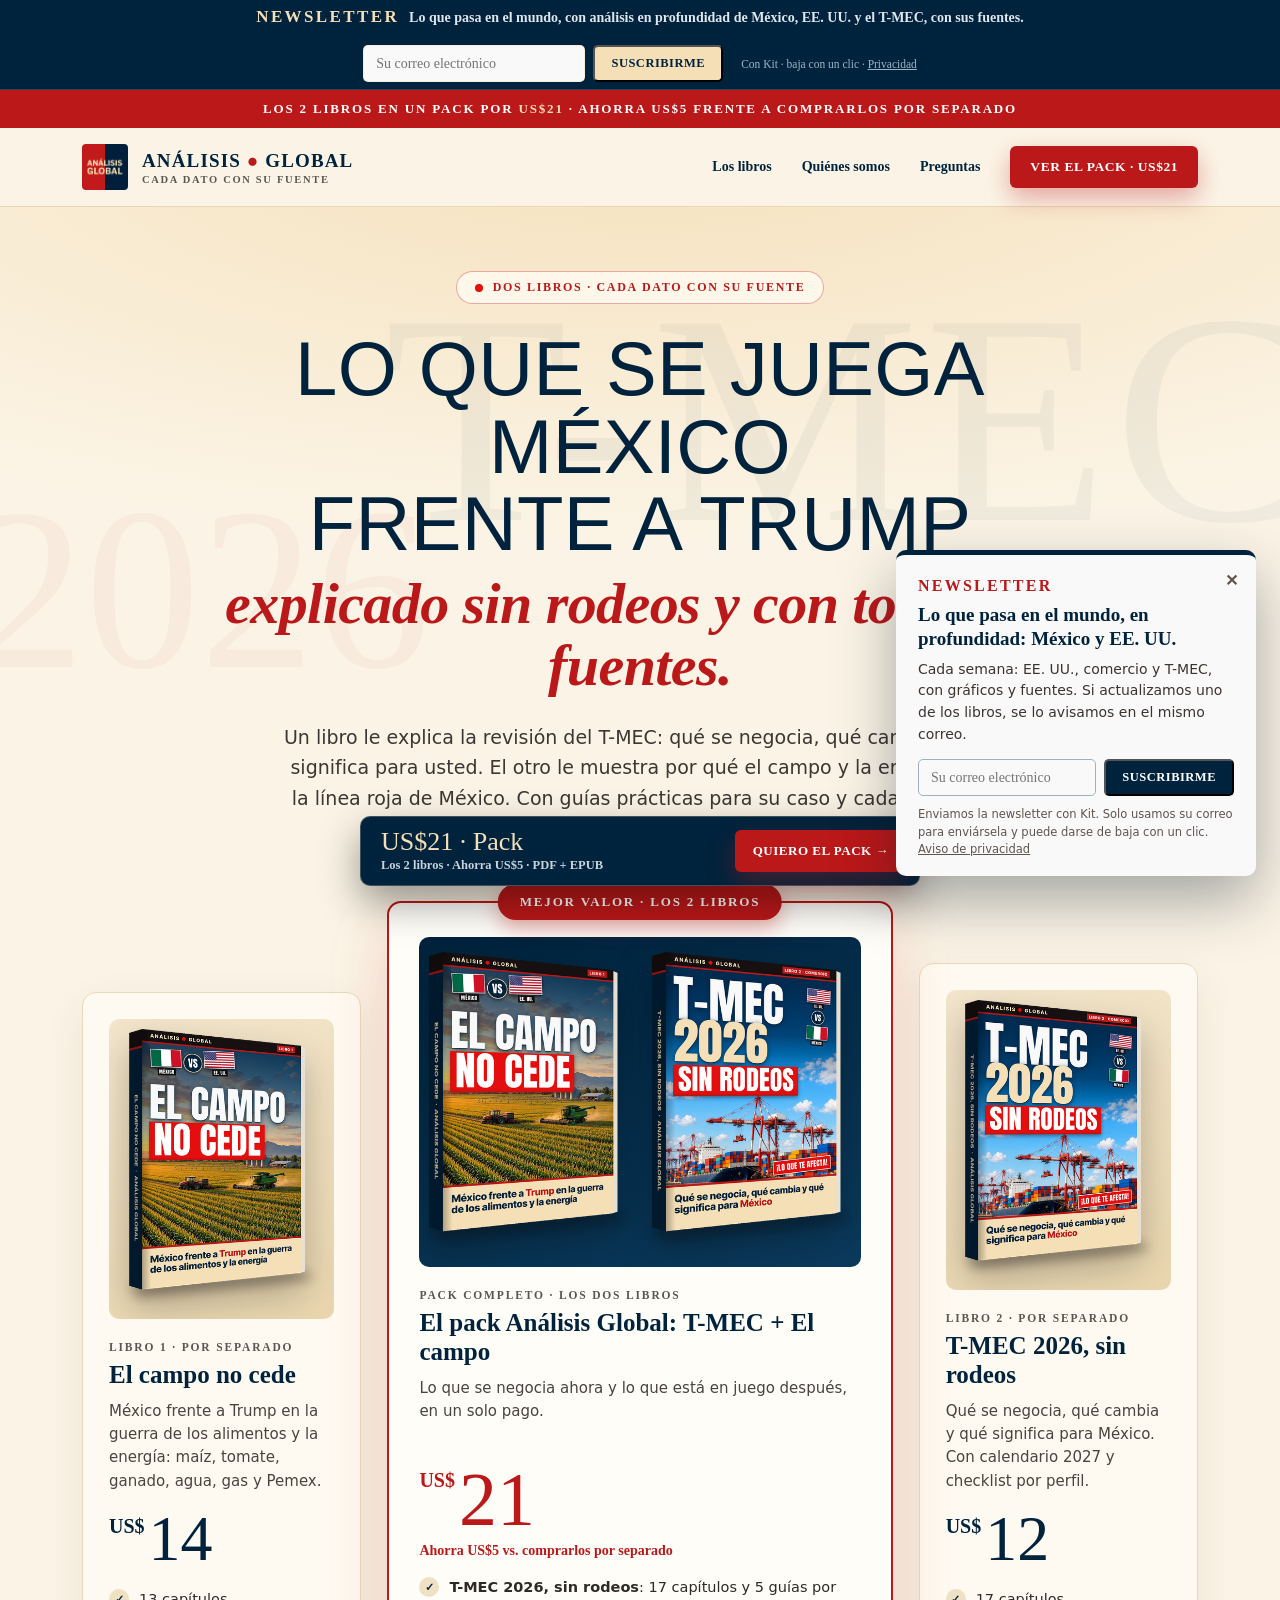
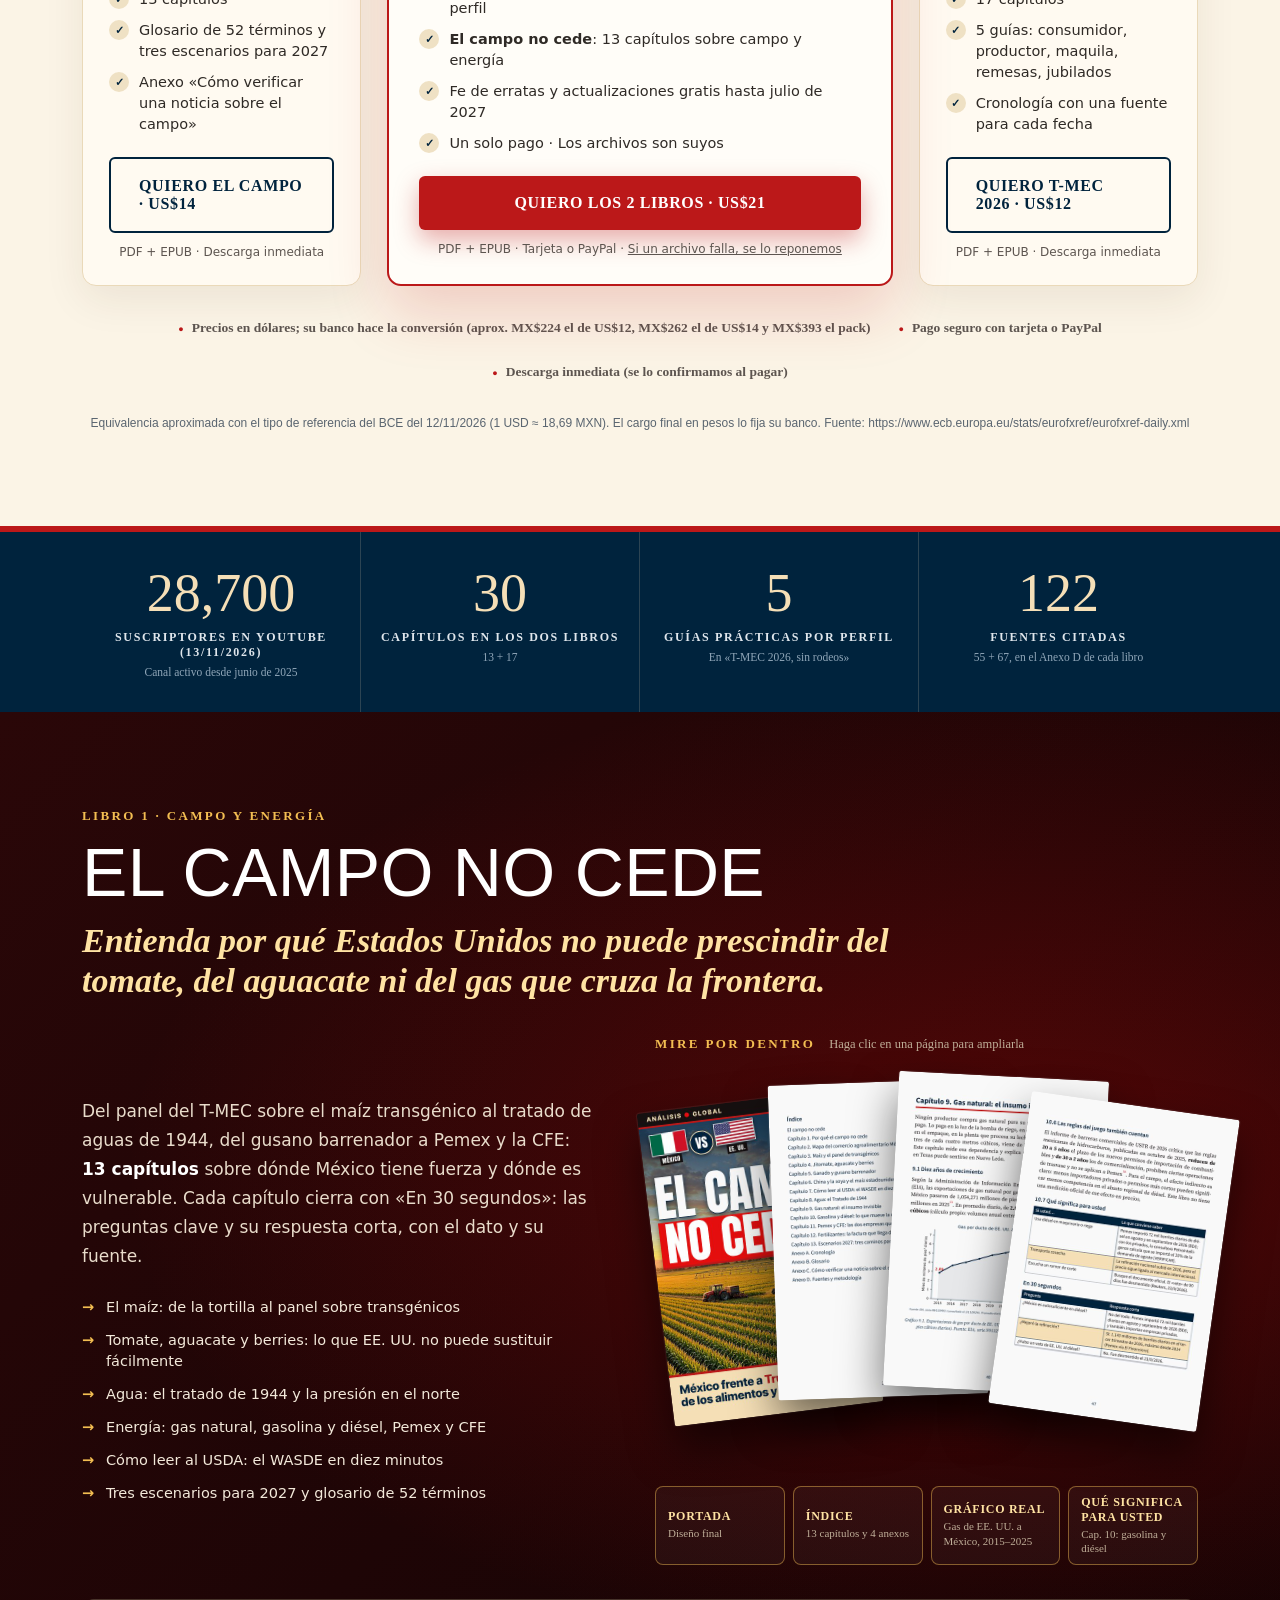
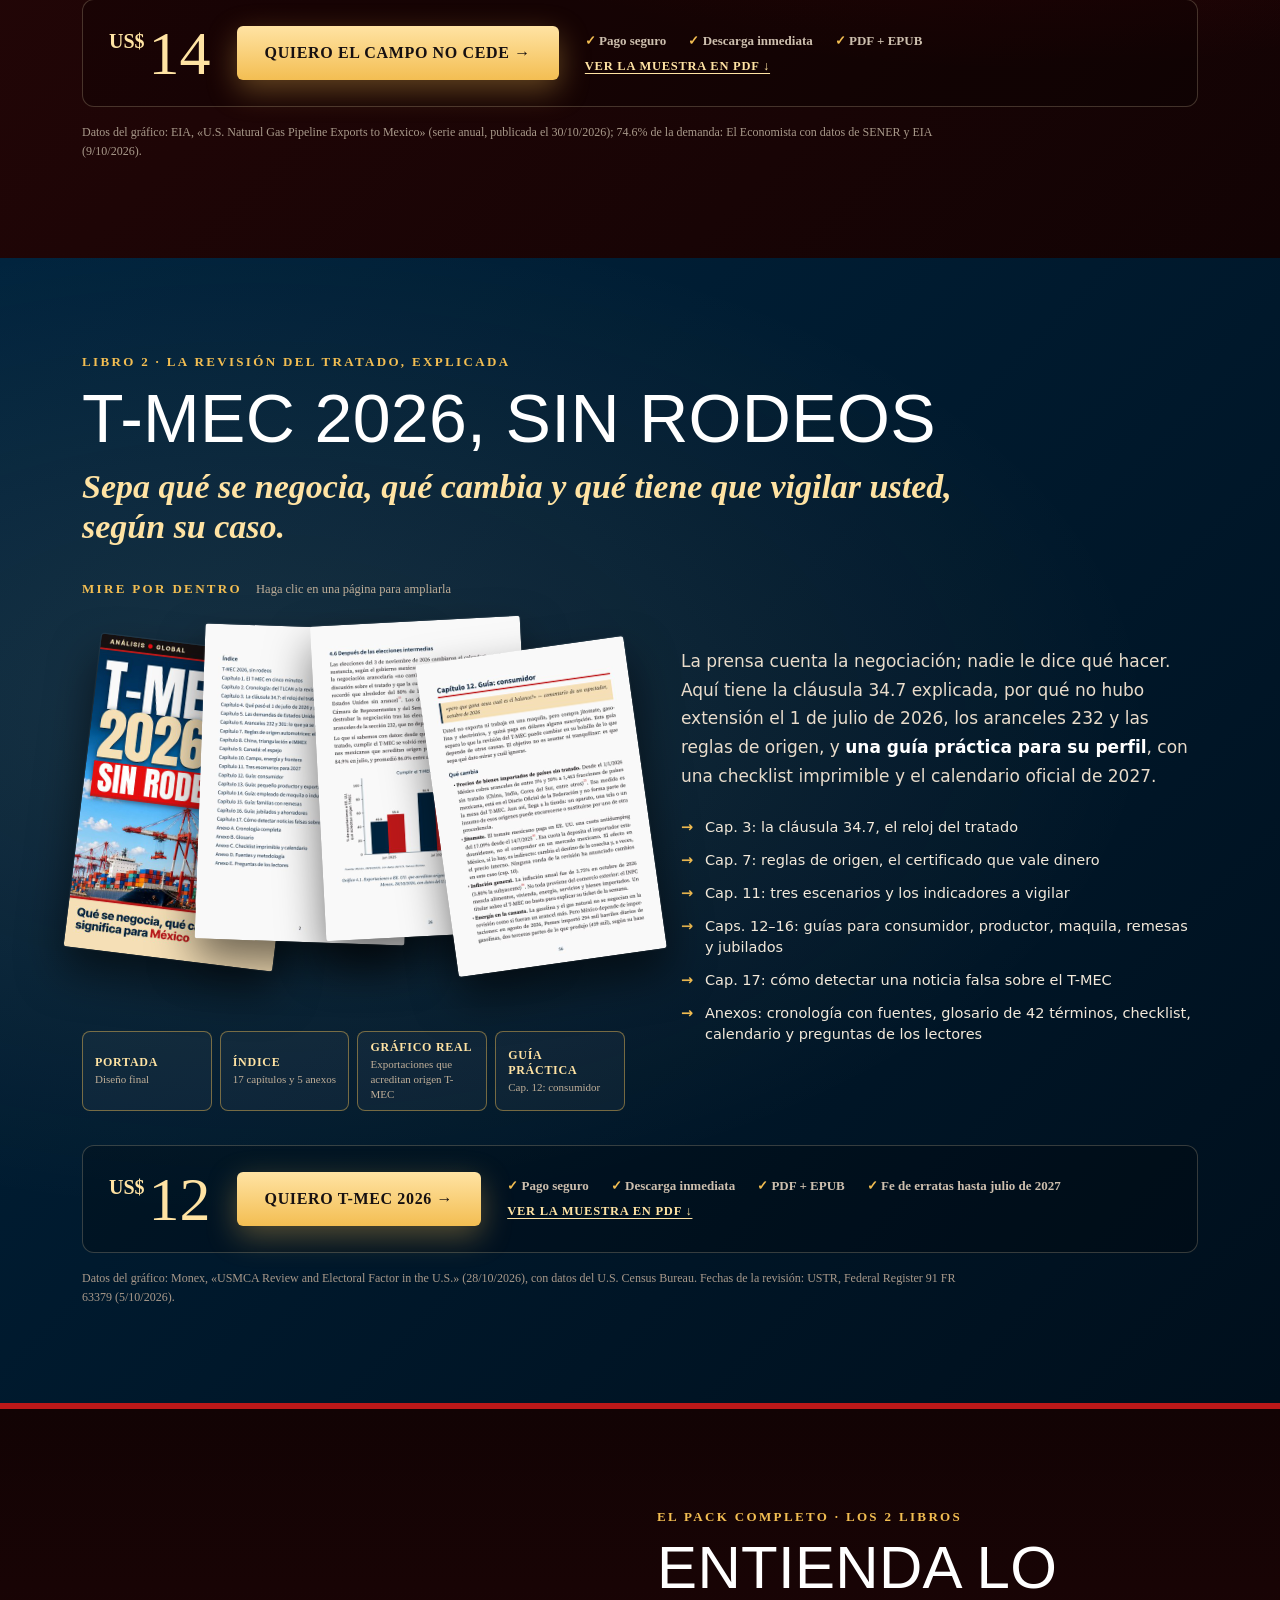
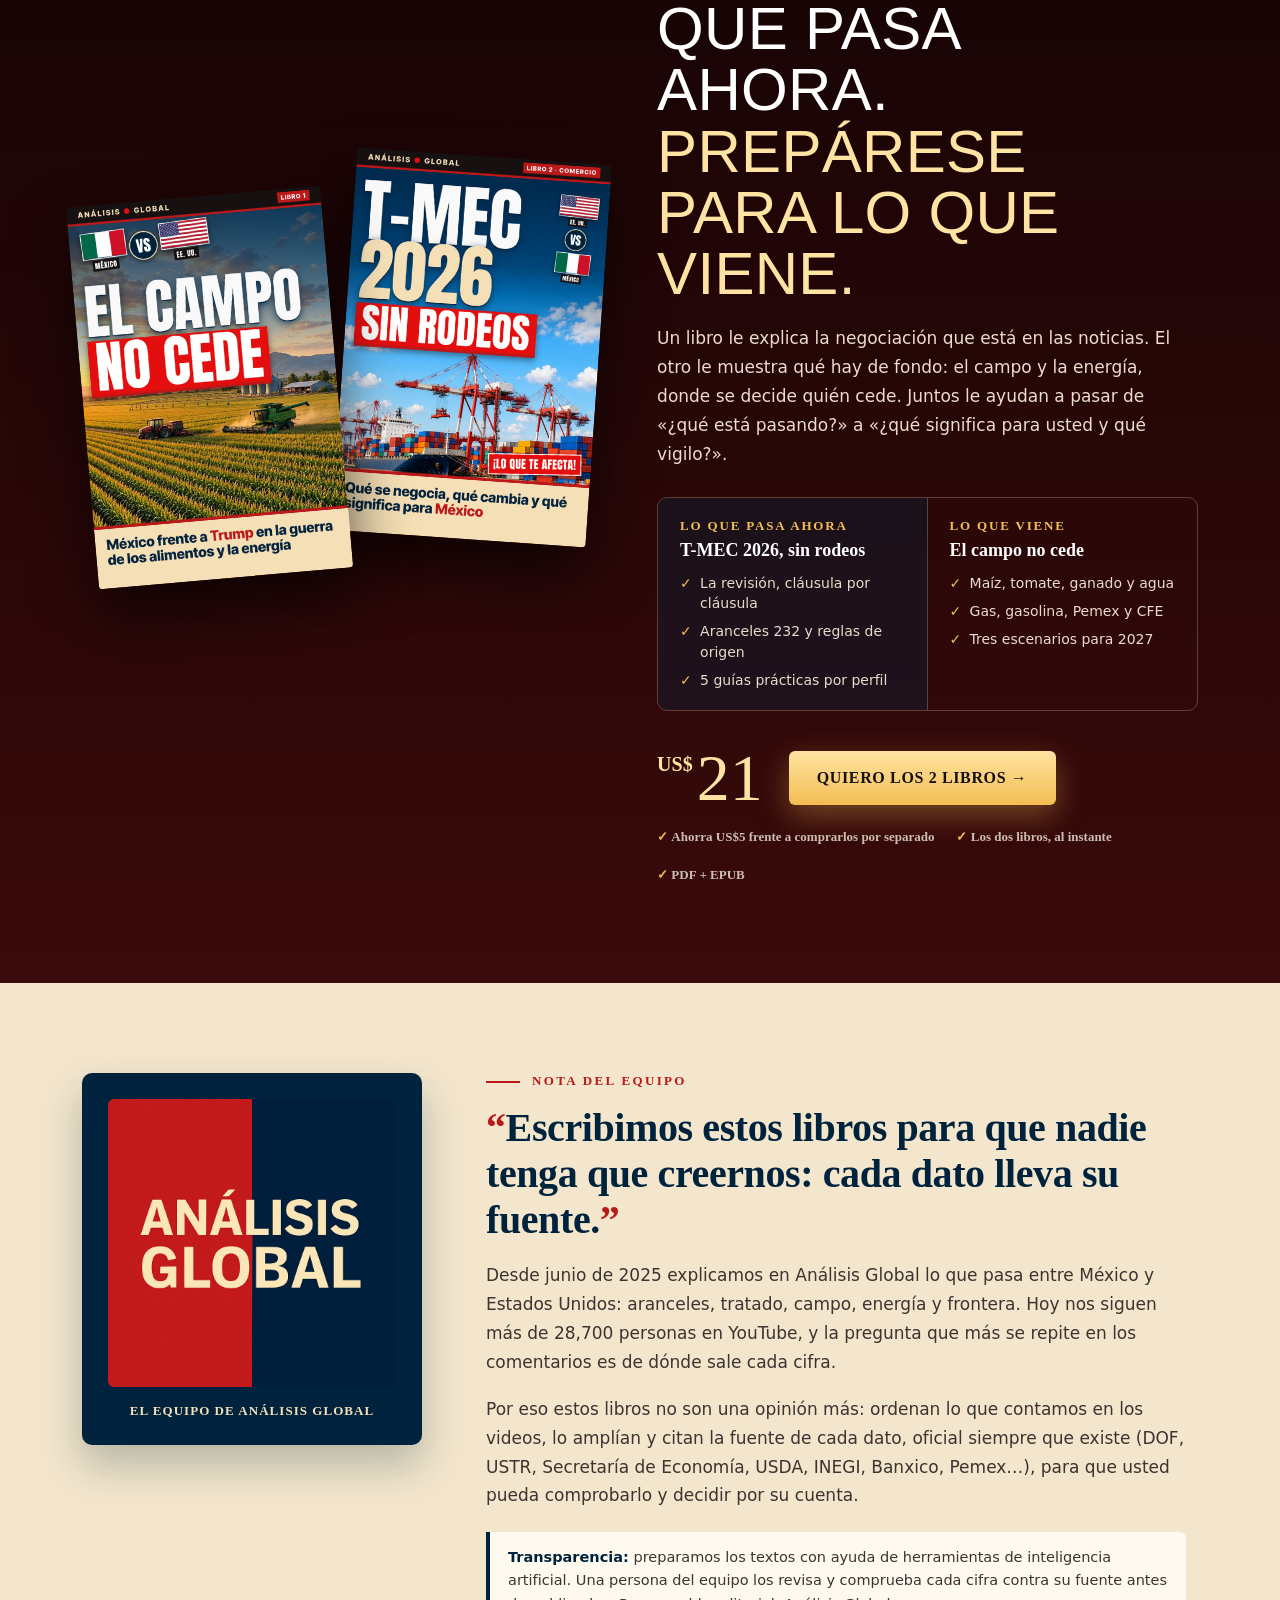
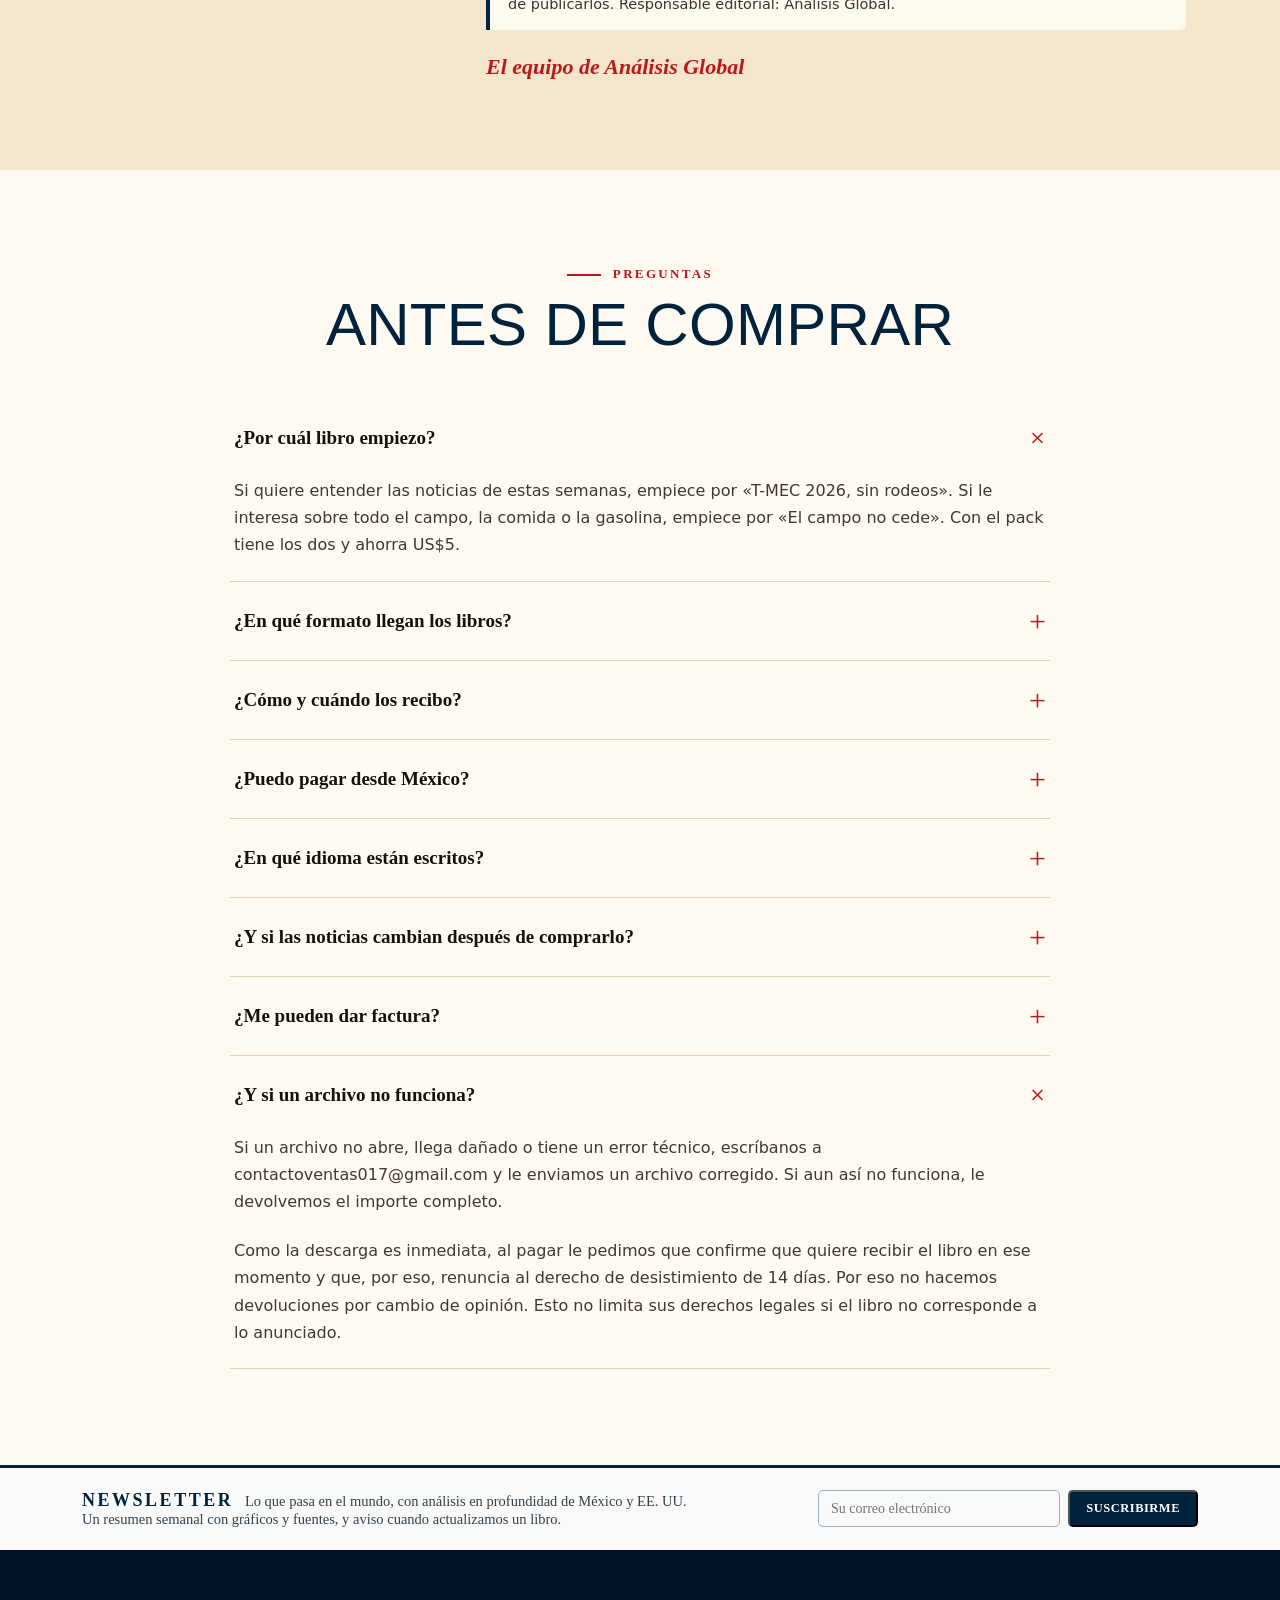
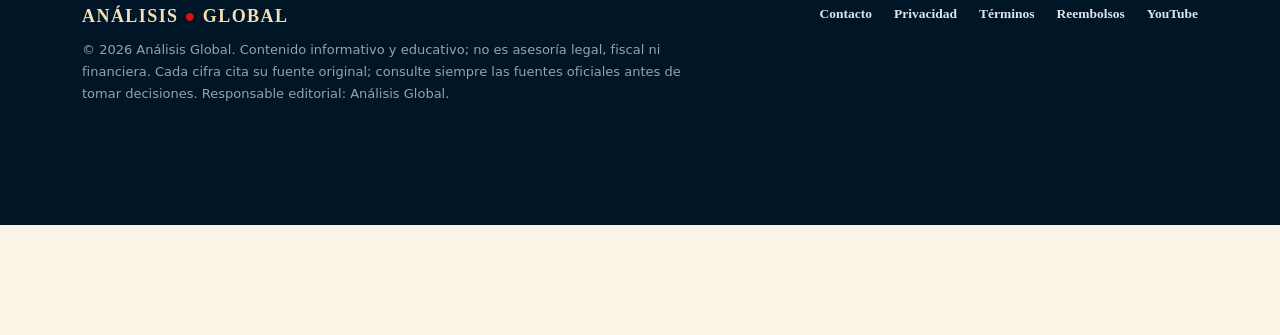
<file: index.html>
<!doctype html>
<html lang="es-MX"><head><meta charset="utf-8"><meta name="viewport" content="width=device-width,initial-scale=1">
<title>Libros de Análisis Global · T-MEC 2026 y El campo no cede</title>
<!-- Pàgina de botiga AG v5 FINAL, variant SENSE DOMINI. Enllaços de compra Payhip actualitzats el 14/11/2026 (Europe/Madrid): store payhip.com/globalbriefs; L1 El campo no cede https://payhip.com/b/VC2c3 (US$14); L2 T-MEC 2026 sin rodeos https://payhip.com/b/SjDXf (US$12); pack https://payhip.com/b/tTMkj (US$21). Newsletter Kit encara [URL LANDING KIT]. Domini analisisglobal.net: NO comprat. No publicada. Preus 12/14/21 aprovats el 12/11/2026. Recomptes de pàgines retirats (PDF L1 104 / L2 123); es deixen capítols. -->
<style>
:root{--navy:#00233D;--navy2:#001626;--red:#BB1819;--red2:#E30E0D;--cream:#F5DFB7;--paper:#FBF4E6;--paper2:#F3E6CC;--ink:#161011;--muted:#5d5550;--gold1:#FFE3A3;--gold2:#F3BE52}
*{margin:0;padding:0;box-sizing:border-box}
html{scroll-behavior:smooth}
html{background:var(--navy2)}body{font-family:Inter,system-ui,sans-serif;color:var(--ink);background:var(--paper);-webkit-font-smoothing:antialiased}
a{color:inherit;text-decoration:none}
.wrap{max-width:1180px;margin:0 auto;padding:0 32px}
.eyebrow{font:800 13px "Inter Tight";letter-spacing:.18em;text-transform:uppercase;color:var(--red)}
.eyebrow.line::before{content:"";display:inline-block;width:34px;height:2px;background:currentColor;vertical-align:middle;margin-right:12px}
.h-anton{font-family:Anton,Oswald,sans-serif;font-weight:400;letter-spacing:.005em;line-height:1.02;text-transform:uppercase}
.btn{display:inline-flex;align-items:center;justify-content:center;gap:10px;font:800 16px "Inter Tight";letter-spacing:.04em;text-transform:uppercase;border-radius:6px;padding:18px 28px;cursor:pointer;transition:transform .15s,box-shadow .15s}
.btn:hover{transform:translateY(-2px)}
.btn-red{background:var(--red);color:#fff;box-shadow:0 10px 24px rgba(187,24,25,.35)}
.btn-red:hover{background:var(--red2)}
.btn-line{border:2px solid var(--navy);color:var(--navy);background:transparent}
.btn-gold{background:linear-gradient(180deg,var(--gold1),var(--gold2));color:var(--ink);box-shadow:0 10px 30px rgba(243,190,82,.35)}
.btn-cream{background:var(--cream);color:var(--ink)}

/* 1. Offer bar */
.offer{background:var(--red);color:#fff;text-align:center;font:800 13px "Inter Tight";letter-spacing:.14em;text-transform:uppercase;padding:11px 16px}
.offer b{color:var(--cream)}
/* 2. Header */
header{background:var(--paper);border-bottom:1px solid #e7d6b6;position:sticky;top:0;z-index:20}
header .wrap{display:flex;align-items:center;justify-content:space-between;height:78px}
.logo{display:flex;align-items:center;gap:14px}
.logo img{width:46px;height:46px;border-radius:4px}
.logo .t{font:900 19px "Inter Tight";letter-spacing:.06em;text-transform:uppercase;color:var(--navy)}
.logo .t i{color:var(--red);font-style:normal}
.logo .s{font:600 10.5px Inter;letter-spacing:.16em;color:var(--muted);text-transform:uppercase;margin-top:2px}
nav{display:flex;align-items:center;gap:30px;font:700 14px "Inter Tight"}
nav a.lk{color:var(--navy)}
nav .btn{padding:13px 20px;font-size:13.5px}
/* 3. Hero */
.hero{position:relative;overflow:hidden;text-align:center;padding:64px 0 30px;background:
 radial-gradient(1200px 420px at 50% -80px,rgba(245,223,183,.9),transparent),var(--paper)}
.hero::after{content:"T-MEC";position:absolute;right:-40px;top:40px;font:400 300px Anton;color:rgba(0,35,61,.045);letter-spacing:.02em;pointer-events:none}
.hero::before{content:"2026";position:absolute;left:-30px;top:250px;font:400 230px Anton;color:rgba(187,24,25,.045);pointer-events:none}
.chip{display:inline-flex;align-items:center;gap:10px;border:1.5px solid rgba(187,24,25,.35);background:#fff7ea;border-radius:99px;padding:8px 18px;font:800 12px "Inter Tight";letter-spacing:.14em;color:var(--red);text-transform:uppercase}
.chip::before{content:"";width:8px;height:8px;border-radius:50%;background:var(--red2)}
.hero h1{font-size:76px;color:var(--navy);margin:26px auto 0;max-width:1000px}
.hero h1 em{display:block;font:italic 800 58px/1.08 "Inter Tight";text-transform:none;color:var(--red);letter-spacing:-.01em;margin-top:10px}
.hero p.lead{max-width:720px;margin:24px auto 0;font-size:19px;line-height:1.6;color:#3d3632}
/* 4. Price cards */
.cards{display:grid;grid-template-columns:1fr 1.14fr 1fr;gap:26px;align-items:end;margin:58px auto 0;max-width:1140px;text-align:left;position:relative;z-index:2}
.card{background:#fffaf1;border:1px solid #ead9b9;border-radius:14px;padding:26px;box-shadow:0 14px 40px rgba(60,40,10,.08);display:flex;flex-direction:column}
.card .img{background:linear-gradient(160deg,#f3e6cc,#ead6ae);border-radius:10px;height:300px;display:flex;align-items:center;justify-content:center;gap:4px;overflow:hidden}
.card .img img{height:280px;filter:drop-shadow(0 16px 18px rgba(0,0,0,.25))}
.card .kicker{font:800 11.5px "Inter Tight";letter-spacing:.16em;color:var(--muted);text-transform:uppercase;margin-top:22px}
.card h3{font:800 25px/1.15 "Inter Tight";color:var(--navy);margin-top:8px}
.card .desc{font-size:15px;line-height:1.55;color:#4a433e;margin-top:10px;min-height:70px}
.price{font:400 64px Anton;color:var(--navy);margin-top:14px;line-height:1}
.price small{font:800 20px "Inter Tight";vertical-align:top;margin-right:4px;position:relative;top:8px}
.save{font:800 14px "Inter Tight";color:var(--red);margin-top:6px}
.card ul{list-style:none;margin:18px 0 22px;display:grid;gap:10px}
.card li{font-size:14.5px;line-height:1.45;padding-left:30px;position:relative;color:#2f2a26}
.card li::before{content:"✓";position:absolute;left:0;top:0;width:20px;height:20px;border-radius:50%;background:#efe1c4;color:var(--navy);font:800 11px/20px Inter;text-align:center}
.card .btn{width:100%;margin-top:auto}
.card .fine{font-size:12px;color:var(--muted);text-align:center;margin-top:12px}
.card.best{border:2.5px solid var(--red);padding:34px 30px 28px;background:#fffdf8;box-shadow:0 26px 60px rgba(187,24,25,.18);position:relative}
.card.best .badge{position:absolute;top:-19px;left:50%;transform:translateX(-50%);background:var(--red);color:#fff;font:800 13px "Inter Tight";letter-spacing:.14em;padding:10px 22px;border-radius:99px;white-space:nowrap;box-shadow:0 8px 20px rgba(187,24,25,.35)}
.card.best .img{height:330px;background:linear-gradient(160deg,var(--navy),#0b3a5c)}
.card.best .img img{height:300px}
.card.best .img .lab{display:flex;flex-direction:column;align-items:center}
.card.best .price{color:var(--red);font-size:76px}
.paynote{display:flex;justify-content:center;gap:28px;flex-wrap:wrap;margin:34px auto 0;font:700 13.5px "Inter Tight";color:var(--muted)}
.paynote span::before{content:"●";color:var(--red);margin-right:8px;font-size:9px;vertical-align:middle}
/* 5. Stats */
.stats{background:var(--navy);color:#fff;margin-top:64px;border-top:6px solid var(--red)}
.stats .wrap{display:grid;grid-template-columns:repeat(4,1fr)}
.stat{text-align:center;padding:34px 16px;border-right:1px solid rgba(245,223,183,.18)}
.stat:last-child{border-right:0}
.stat b{display:block;font:400 54px Anton;color:var(--cream);line-height:1}
.stat span{display:block;font:800 12px "Inter Tight";letter-spacing:.14em;text-transform:uppercase;margin-top:10px;color:#dfe6ec}
.stat em{display:block;font:500 11.5px Inter;font-style:normal;color:#8fa6b8;margin-top:6px}
/* 6. Author note */
.author{background:var(--paper2);padding:90px 0}
.variant-tag{display:inline-block;font:800 11px "Inter Tight";letter-spacing:.14em;background:var(--ink);color:var(--cream);padding:6px 12px;border-radius:4px;margin-bottom:22px;text-transform:uppercase}
.author-grid{display:grid;grid-template-columns:340px 1fr;gap:64px;align-items:start}
.author-grid + .author-grid{margin-top:90px;padding-top:70px;border-top:1px dashed #c9b48e}
.brandbox{background:var(--navy);border-radius:10px;padding:26px;box-shadow:0 20px 40px rgba(0,35,61,.25)}
.brandbox img{width:100%;border-radius:6px;display:block}
.brandbox .cap{color:var(--cream);font:700 13px "Inter Tight";letter-spacing:.08em;margin-top:16px;text-align:center;text-transform:uppercase}
.photo-slot{aspect-ratio:4/5;border:3px dashed #a8916a;border-radius:10px;background:repeating-linear-gradient(45deg,#efe1c4 0 14px,#ead9b8 14px 28px);display:flex;flex-direction:column;align-items:center;justify-content:center;color:#7a6440;font:800 22px "Inter Tight";text-align:center;gap:8px}
.photo-slot small{font:600 13px Inter;max-width:230px}
.author blockquote{font:800 40px/1.15 "Inter Tight";color:var(--navy);letter-spacing:-.01em;margin-top:16px}
.author blockquote::before{content:"“";color:var(--red)}
.author blockquote::after{content:"”";color:var(--red)}
.author p{font-size:17px;line-height:1.7;color:#3b3430;margin-top:18px;max-width:700px}
.author .sig{font:italic 800 24px "Inter Tight";color:var(--red);margin-top:24px}
.author .sig small{display:block;font:600 13px Inter;font-style:normal;color:var(--muted);margin-top:4px}
.ai-note{margin-top:22px;background:#fffaf0;border-left:4px solid var(--navy);padding:14px 18px;font-size:14.5px;line-height:1.6;color:#3b3430;max-width:700px;border-radius:0 6px 6px 0}
.ai-note b{color:var(--navy)}
/* 7. Book blocks */
.book{color:#fff;padding:96px 0;position:relative;overflow:hidden}
.book .wrap{display:grid;grid-template-columns:1.1fr .9fr;gap:70px;align-items:center}
.book.b1{background:radial-gradient(900px 500px at 80% 40%,rgba(227,14,13,.28),transparent),linear-gradient(135deg,#2a0708,#120304)}
.book.b2{background:radial-gradient(900px 500px at 20% 40%,rgba(245,223,183,.10),transparent),linear-gradient(135deg,#00233D,#000f1c)}
.book.b2 .wrap{grid-template-columns:.9fr 1.1fr}
.book .eyebrow{color:var(--gold2)}
.book h2{font-size:68px;color:#fff;margin-top:14px}
.book h2 + .promise{font:italic 800 34px/1.18 "Inter Tight";color:var(--gold1);margin-top:14px}
.book .body{font-size:17px;line-height:1.7;color:#e9dccb;margin-top:22px;max-width:620px}
.book .body strong{color:#fff}
.book ul.inside{list-style:none;margin-top:26px;display:grid;grid-template-columns:1fr 1fr;gap:12px 26px;max-width:640px}
.book ul.inside li{font-size:14.5px;line-height:1.45;color:#f3e9da;padding-left:24px;position:relative}
.book ul.inside li::before{content:"→";position:absolute;left:0;color:var(--gold2);font-weight:800}
.buyrow{display:flex;align-items:center;gap:26px;margin-top:34px}
.buyrow .p{font:400 66px Anton;color:var(--gold1);line-height:1}
.buyrow .p small{font:800 20px "Inter Tight";vertical-align:top;position:relative;top:8px;margin-right:4px}
.trust{display:flex;gap:22px;flex-wrap:wrap;margin-top:18px;font:600 13px Inter;color:#cdbfae}
.trust span::before{content:"✓ ";color:var(--gold2);font-weight:800}
.pills{display:flex;gap:10px;flex-wrap:wrap;margin-top:18px}
.pills span{border:1.5px solid rgba(243,190,82,.6);color:var(--gold1);border-radius:99px;padding:7px 14px;font:700 12.5px "Inter Tight"}
.cover{text-align:center}
.cover img{width:100%;max-width:440px;border-radius:4px;box-shadow:0 40px 80px rgba(0,0,0,.6),0 0 0 1px rgba(255,255,255,.08);transform:rotate(1.5deg)}
.book.b2 .cover img{transform:rotate(-1.5deg)}
.cover .cap{font:600 13px Inter;color:#bfae98;margin-top:22px}
/* 8. Pack block */
.pack{background:linear-gradient(180deg,#120304,#2a0708 60%,#3b0a0b);color:#fff;padding:100px 0;border-top:6px solid var(--red)}
.pack .wrap{display:grid;grid-template-columns:1fr 1.05fr;gap:60px;align-items:center}
.pack .duo{position:relative;height:520px}
.pack .duo img{position:absolute;width:255px;border-radius:4px;box-shadow:0 30px 60px rgba(0,0,0,.65)}
.pack .duo img:first-child{left:0;top:60px;transform:rotate(-5deg);z-index:2}
.pack .duo img:last-child{left:262px;top:20px;transform:rotate(4deg)}
.pack .eyebrow{color:var(--gold2)}
.pack h2{font-size:60px;margin-top:12px}
.pack h2 span{color:var(--gold1)}
.pack .body{font-size:17px;line-height:1.7;color:#ecdccb;margin-top:20px;max-width:620px}
.nowthen{display:grid;grid-template-columns:1fr 1fr;gap:0;margin-top:28px;border:1px solid rgba(245,223,183,.25);border-radius:10px;overflow:hidden}
.nowthen>div{padding:20px 22px}
.nowthen>div:first-child{border-right:1px solid rgba(245,223,183,.25);background:rgba(0,35,61,.35)}
.nowthen h4{font:800 13px "Inter Tight";letter-spacing:.14em;text-transform:uppercase;color:var(--gold2)}
.nowthen h5{font:800 18px "Inter Tight";margin-top:6px;color:#fff}
.nowthen ul{list-style:none;margin-top:12px;display:grid;gap:8px}
.nowthen li{font-size:14px;line-height:1.45;color:#eadccb;padding-left:20px;position:relative}
.nowthen li::before{content:"✓";position:absolute;left:0;color:var(--gold2);font-weight:800}
/* 9. FAQ */
.faq{background:#fffaf1;padding:96px 0}
.faq .head{text-align:center}
.faq h2{font-size:60px;color:var(--navy);margin-top:12px}
.faq .list{max-width:820px;margin:44px auto 0}
.faq details{border-bottom:1px solid #e3d2b2}
.faq summary{list-style:none;cursor:pointer;display:flex;justify-content:space-between;align-items:center;gap:20px;padding:22px 4px;font:800 19px "Inter Tight";color:var(--ink)}
.faq summary::-webkit-details-marker{display:none}
.faq summary::after{content:"+";font:400 30px Inter;color:var(--red);transition:transform .2s;flex:none}
.faq details[open] summary::after{transform:rotate(45deg)}
.faq details p{padding:0 4px 22px;font-size:16px;line-height:1.7;color:#3f3833}
.pend{background:#ffe9a8;color:#6b4b00;font:800 12px "Inter Tight";letter-spacing:.06em;padding:2px 8px;border-radius:4px;white-space:normal;box-decoration-break:clone;-webkit-box-decoration-break:clone}
/* Mira por dentro + lightbox */
.peek{max-width:1180px;margin:70px auto 0;padding:0 32px;position:relative}
.peek .ph{display:flex;justify-content:space-between;align-items:flex-end;gap:24px;border-top:1px solid rgba(245,223,183,.22);padding-top:36px;flex-wrap:wrap}
.peek h3{font:400 38px Anton;text-transform:uppercase;color:var(--cream);line-height:1}
.peek .ph p{font-size:14.5px;color:#cdbfae;margin-top:8px;max-width:620px;line-height:1.55}
.peek .pdf{font:800 13.5px "Inter Tight";letter-spacing:.06em;text-transform:uppercase;color:var(--gold1);border:1.5px solid rgba(243,190,82,.6);border-radius:6px;padding:12px 16px;white-space:nowrap}
.thumbs{display:grid;grid-template-columns:repeat(4,1fr);gap:22px;margin-top:28px}
.th{display:block;cursor:zoom-in}
.th img{width:100%;aspect-ratio:2/3;object-fit:cover;display:block;border-radius:3px;background:#fff;box-shadow:0 18px 36px rgba(0,0,0,.45);transition:transform .15s}
.th:hover img{transform:translateY(-4px)}
.th span{display:block;font:700 12.5px "Inter Tight";letter-spacing:.06em;color:#e9dccb;margin-top:12px;text-transform:uppercase}
.th span em{font:500 12px Inter;font-style:normal;color:#a8998a;text-transform:none;letter-spacing:0;display:block;margin-top:3px}
.peek .src{font:500 12px/1.6 Inter;color:#a8998a;margin-top:22px}
.lb{position:fixed;inset:0;background:rgba(0,10,18,.92);display:none;align-items:center;justify-content:center;z-index:99999;padding:64px 24px 48px}
.lb.on{display:flex}
.lb img{max-height:calc(100vh - 130px);max-width:calc(100% - 100px);width:auto;height:auto;object-fit:contain;border-radius:3px;box-shadow:0 30px 80px rgba(0,0,0,.6)}
.lb .x,.lb .nv{position:absolute;color:#fff;font:800 15px "Inter Tight";background:rgba(255,255,255,.12);border:0;border-radius:6px;padding:12px 16px;cursor:pointer}
.lb .x{top:18px;right:18px}.lb .pv{left:18px;top:50%}.lb .nx{right:18px;top:50%}
.lb .cap{position:absolute;bottom:16px;left:0;right:0;text-align:center;color:#cdd8e1;font:600 13px Inter}
/* Newsletter (Kit), separada de la compra */
.news{background:#E8EEF2;border-top:4px solid var(--navy);padding:56px 0}
.news .wrap{display:grid;grid-template-columns:1.1fr .9fr;gap:48px;align-items:center}
.news .eyebrow{color:var(--navy)}
.news h3{font:800 30px/1.2 "Inter Tight";color:var(--navy);margin-top:10px;letter-spacing:-.01em}
.news p{font-size:16px;line-height:1.6;color:#33414c;margin-top:12px}
.news form{display:flex;gap:10px}
.news input{flex:1;min-width:0;padding:16px;border:1.5px solid #9fb1bf;border-radius:6px;font:500 16px Inter;background:#fff}
.news .btn-navy{background:var(--navy);color:#fff;padding:16px 22px;font-size:14px}
.news .fine{font-size:12.5px;line-height:1.55;color:#55636e;margin-top:12px}
.news .fine a{text-decoration:underline}
/* 10. Footer */
footer{background:var(--navy2);color:#c7d3dd;padding:56px 0 120px}
footer .wrap{display:flex;justify-content:space-between;gap:40px;flex-wrap:wrap}
footer .brand{font:900 18px "Inter Tight";letter-spacing:.08em;color:var(--cream);text-transform:uppercase}
footer .brand i{color:var(--red2);font-style:normal}
footer p{font-size:13px;line-height:1.7;max-width:600px;margin-top:12px;color:#8ea3b4}
footer .links{display:flex;gap:22px;font:700 13.5px "Inter Tight";color:#dbe5ee}
/* 11. Sticky bar */
.sticky{position:fixed;left:50%;bottom:14px;transform:translateX(-50%);width:min(560px,calc(100% - 24px));background:var(--navy);border:1px solid rgba(245,223,183,.25);border-radius:10px;box-shadow:0 16px 40px rgba(0,0,0,.4);display:flex;align-items:center;justify-content:space-between;padding:12px 12px 12px 20px;z-index:50;color:#fff}
.sticky b{font:400 26px Anton;color:var(--cream);line-height:1}
.sticky span{display:block;font:600 12.5px Inter;color:#c7d3dd;margin-top:3px}
.sticky .btn{padding:13px 18px;font-size:13px}

/* ---------- Mobile ---------- */
@media (max-width:700px){
 .wrap{padding:0 20px}
 .offer{font-size:11px;letter-spacing:.08em;padding:10px 12px;line-height:1.5}
 header .wrap{height:64px}
 .logo img{width:38px;height:38px}.logo .t{font-size:15px}.logo .s{display:none}
 nav a.lk{display:none} nav .btn{padding:10px 14px;font-size:12px}
 .hero{padding:40px 0 10px}.hero::after,.hero::before{display:none}
 .hero h1{font-size:44px}.hero h1 br{display:none}.hero h1 em{font-size:32px}
 .hero p.lead{font-size:16.5px}
 .cards{grid-template-columns:minmax(0,1fr);gap:34px;margin-top:40px}.card{min-width:0}.card .img img{max-width:48%;height:auto!important}
 .card.best{order:-1}
 .card .img{height:260px}.card .img img{height:240px}
 .card.best .img{height:270px}.card.best .img img{height:230px}
 .card .desc{min-height:0}
 .paynote{gap:10px 18px;font-size:12.5px}
 .stats .wrap{grid-template-columns:1fr 1fr;padding:0}
 .stat{padding:24px 10px;border-bottom:1px solid rgba(245,223,183,.18)}
 .stat:nth-child(2){border-right:0}
 .stat b{font-size:40px}
 .author{padding:60px 0}
 .author-grid{grid-template-columns:1fr;gap:28px}
 .brandbox,.photo-slot{max-width:260px}
 .author blockquote{font-size:28px}
 .book{padding:64px 0}
 .book .wrap,.book.b2 .wrap,.pack .wrap{grid-template-columns:1fr;gap:36px}
 .book.b2 .cover{order:-1}.book.b1 .cover{order:-1}
 .cover img{max-width:270px}
 .book h2{font-size:46px}.book h2 + .promise{font-size:25px}
 .book ul.inside{grid-template-columns:1fr}
 .buyrow{flex-direction:column;align-items:stretch;gap:14px}.buyrow .btn{width:100%}
 .pack .duo{height:340px}.pack .duo img{width:165px}.pack .duo img:first-child{left:0;top:40px}.pack .duo img:last-child{left:175px;top:10px}
 .pack h2{font-size:42px}
 .nowthen{grid-template-columns:1fr}.nowthen>div:first-child{border-right:0;border-bottom:1px solid rgba(245,223,183,.25)}
 .faq{padding:64px 0}.faq h2{font-size:44px}.faq summary{font-size:17px}
 .news h3{font-size:24px}.news .wrap{grid-template-columns:1fr;gap:22px}.news form{flex-direction:column}
 .peek{padding:0 20px;margin-top:50px}.peek h3{font-size:30px}.thumbs{grid-template-columns:1fr 1fr;gap:18px}.peek .pdf{white-space:normal}
 footer .links{flex-wrap:wrap}
 .sticky b{font-size:22px}.sticky span{font-size:11px}
}
/* ===== v5 ===== */
/* Barra de newsletter superior */
.nlbar{background:var(--navy);color:var(--cream);border-bottom:1px solid rgba(245,223,183,.18)}
.nlbar .wrap{display:flex;align-items:center;justify-content:center;gap:18px;min-height:52px;padding-top:7px;padding-bottom:7px;flex-wrap:wrap}
.nlbar p{font:600 14px Inter;color:#dfe6ec;display:flex;gap:10px;align-items:baseline;flex-wrap:wrap}
.nlbar p b{font:800 17px "Inter Tight";letter-spacing:.14em;text-transform:uppercase;color:var(--cream)}
.nlf{display:flex;gap:8px;min-width:0}
.nlf input{min-width:0;flex:1;font:500 14px Inter;padding:9px 12px;border-radius:5px;border:1.5px solid rgba(245,223,183,.45);background:#FAF9F9;color:var(--ink)}
.nlf .btn{padding:9px 16px;font-size:12.5px;border-radius:5px;background:var(--cream);color:var(--navy);box-shadow:none}
.nlbar .nlf{width:360px}
.nlbar small{font:500 11.5px Inter;color:#9fb3c3}.nlbar small a{text-decoration:underline}
.nlf .ok{font:700 13.5px Inter;color:inherit;padding:8px 0}
/* Blocs de llibre amb pàgines interiors */
.book .wrap.bk{display:block}
.bk-head{max-width:900px}
.bk-grid{display:grid;grid-template-columns:1fr 1.05fr;gap:56px;align-items:center;margin-top:34px}
.bk-grid.rev{grid-template-columns:1.05fr 1fr}
.bk-txt,.bk-gal{min-width:0}
.book .bk-txt .body{margin-top:0}
.book .bk-txt ul.inside{grid-template-columns:1fr;gap:12px}
.gal-h{display:flex;align-items:baseline;gap:14px;flex-wrap:wrap}
.gal-h .eyebrow{color:var(--gold2)}
.gal-h .hint{font:500 12.5px Inter;color:#bfae98}.gal-h .swipe{display:none}
.fan{position:relative;height:410px;margin-top:18px}
.fan .th{position:absolute;top:30px;width:210px;transform:rotate(var(--r));transition:transform .2s,z-index 0s;cursor:zoom-in}
.fan .th img{width:100%;aspect-ratio:2/3;object-fit:cover;display:block;border-radius:3px;background:#fff;box-shadow:0 22px 44px rgba(0,0,0,.55),0 0 0 1px rgba(255,255,255,.06)}
.fan .f0{left:0;z-index:1}.fan .f1{left:118px;top:12px;z-index:2}.fan .f2{left:236px;top:6px;z-index:3}.fan .f3{left:354px;top:34px;z-index:4}
.fan .th:hover,.fan .th:focus-visible{transform:rotate(0) translateY(-10px) scale(1.04);z-index:9}
.fan .th:hover img{transform:none}
.chips{display:grid;grid-template-columns:repeat(4,minmax(0,1fr));gap:8px;margin-top:6px;max-width:564px}
.thc{border:1.5px solid rgba(243,190,82,.45);background:rgba(255,255,255,.04);color:#f3e9da;border-radius:8px;padding:8px 12px;text-align:left;cursor:zoom-in;font:inherit}
.thc b{display:block;font:800 12px "Inter Tight";letter-spacing:.06em;text-transform:uppercase;color:var(--gold1)}
.thc span{display:block;font:500 11px/1.35 Inter;color:#bfae98;margin-top:2px}
.thc:hover{border-color:var(--gold2)}
.bk-cta{display:flex;align-items:center;gap:26px;flex-wrap:wrap;margin-top:34px;padding:22px 26px;border:1px solid rgba(245,223,183,.22);border-radius:12px;background:rgba(0,0,0,.22)}
.bk-cta .p{font:400 62px Anton;color:var(--gold1);line-height:1}
.bk-cta .p small{font:800 20px "Inter Tight";vertical-align:top;position:relative;top:8px;margin-right:4px}
.bk-cta .meta{display:flex;flex-direction:column;gap:10px;min-width:0}
.bk-cta .trust{margin-top:0}
.bk-cta .pdf{font:800 12.5px "Inter Tight";letter-spacing:.06em;text-transform:uppercase;color:var(--gold1);text-decoration:underline;text-underline-offset:3px}
.book .src{font:500 12px/1.6 Inter;color:#a8998a;margin-top:16px;max-width:900px}
/* Nota de l'equip */
.author .sig{font:italic 800 22px "Inter Tight"}
/* Newsletter reduïda abans del peu */
.nlmini{background:#FAF9F9;border-top:3px solid var(--navy)}
.nlmini .wrap{display:flex;align-items:center;justify-content:space-between;gap:24px;padding-top:22px;padding-bottom:22px;flex-wrap:wrap}
.nlmini p{font:500 14.5px Inter;color:#33414c;max-width:620px}
.nlmini p b{font:800 18px "Inter Tight";letter-spacing:.14em;text-transform:uppercase;color:var(--navy);margin-right:8px}
.nlmini .nlf{width:380px}.nlmini .nlf input{border-color:#9fb1bf}.nlmini .nlf .btn{background:var(--navy);color:#fff}
/* Slide-in */
.nlpop{position:fixed;right:24px;bottom:24px;width:360px;max-width:calc(100% - 24px);background:#FAF9F9;color:var(--ink);border-top:5px solid var(--navy);border-radius:10px;box-shadow:0 24px 60px rgba(0,20,35,.35);padding:22px 22px 18px;z-index:60;transform:translateY(calc(100% + 40px));opacity:0;visibility:hidden;transition:transform .35s ease,opacity .35s,visibility 0s .35s}
.nlpop.on{transform:none;opacity:1;visibility:visible;transition:transform .35s ease,opacity .35s}
.nlpop .x{position:absolute;top:10px;right:10px;border:0;background:transparent;font:700 16px Inter;color:var(--muted);cursor:pointer;padding:6px 8px}
.nlpop .eyebrow{color:var(--red);font-size:11.5px}
.nlpop h4{font:800 19px/1.25 "Inter Tight";color:var(--navy);margin-top:8px;padding-right:18px}
.nlpop p{font-size:14px;line-height:1.55;color:#3b3430;margin-top:8px}
.nlpop .nlf{margin-top:14px}.nlpop .nlf input{border-color:#9fb1bf}.nlpop .nlf .btn{background:var(--navy);color:#fff}
.nlpop .fine{font-size:11.5px;line-height:1.5;color:var(--muted);margin-top:10px}.nlpop .fine a{text-decoration:underline}
@media (min-width:701px) and (max-width:1120px){.nlpop{bottom:96px}}
@media (max-width:1100px) and (min-width:701px){.fan{transform:scale(.85);transform-origin:left top;height:360px}}
@media (max-width:700px){
 .nlbar .wrap{gap:8px;padding-top:9px;padding-bottom:9px}
 .nlbar p{font-size:13px;justify-content:center;text-align:center}
 .nlbar .nlf{width:100%}
 .nlbar small{width:100%;text-align:center}
 .bk-grid,.bk-grid.rev{grid-template-columns:minmax(0,1fr);gap:28px;margin-top:24px}
 .bk-grid.rev .bk-gal{order:2}
 .gal-h .hint{display:none}.gal-h .swipe{display:inline;font:600 12px Inter;color:#bfae98}
 .fan{display:flex;height:auto;gap:14px;overflow-x:auto;scroll-snap-type:x mandatory;padding:6px 2px 14px;margin-top:12px;-webkit-overflow-scrolling:touch}
 .fan .th{position:static;flex:0 0 64%;transform:none;scroll-snap-align:start}
 .fan .th:hover{transform:none}
 .chips{display:grid;grid-template-columns:1fr 1fr}
 .bk-cta{flex-direction:column;align-items:stretch;gap:14px;padding:18px}
 .bk-cta .btn{width:100%}
 .bk-cta .p{font-size:52px}
 .nlmini .nlf{width:100%}
 .nlpop{left:12px;right:12px;width:auto;max-width:none;top:76px;bottom:auto;transform:translateY(-16px)}
 .nlpop.on{transform:none}
}


/* Entrega 12/11: preus APROVATS i placeholders d'en Gil (treure la barra .nota-int en publicar) */
body{padding-bottom:110px}

.nota-int{background:#F5DFB7;color:#161011;font:600 13px/1.45 Inter,system-ui,sans-serif;padding:10px 16px;text-align:center;border-bottom:2px solid #00233D}
.nota-int b{font-weight:800}
.ph,.pend{background:#ffe9a8;color:#6b4b00;font:800 12px "Inter Tight",sans-serif;letter-spacing:.04em;padding:1px 6px;border-radius:4px;white-space:normal;box-decoration-break:clone;-webkit-box-decoration-break:clone}
.price-tag{display:inline-block;margin-left:8px;background:#00233D;color:#F5DFB7;font:800 10px/1 "Inter Tight",sans-serif;letter-spacing:.08em;padding:3px 7px;border-radius:3px;vertical-align:middle;text-transform:uppercase}
.paynote small{display:block;font:500 12px/1.5 Inter,sans-serif;color:#5a6570;margin-top:6px}

</style>
</head>
<body>
<!-- Nota interna 14/11/2026: enllaços Payhip ja posats (globalbriefs / VC2c3 / SjDXf / tTMkj). Pendents: [URL LANDING KIT] de Kit, i publicació de la pàgina. Preus US$12 / 14 / 21 aprovats el 12/11/2026. Responsable editorial: Análisis Global. Venedor legal: Gil Grifol Morer. Correu: contactoventas017@gmail.com. -->


<!-- 0. BARRA DE NEWSLETTER (Kit, sense regal). A la versió real, action = URL del formulari de Kit. -->
<div class="nlbar" id="newsletter"><div class="wrap">
 <p><b>Newsletter</b><span>Lo que pasa en el mundo, con análisis en profundidad de México, EE. UU. y el T-MEC, con sus fuentes.</span></p>
 <form class="nlf " action="https://app.kit.com/forms/10190072/subscriptions" method="post" target="_blank" onsubmit="return agSub(this)"><input type="email" name="email_address" required placeholder="Su correo electrónico" aria-label="Correo electrónico"><button class="btn" type="submit">Suscribirme</button></form>
 <small>Con Kit · baja con un clic · <a href="privacidad.html">Privacidad</a></small>
</div></div>

<!-- 1. FRANJA D'OFERTA (oferta real, sense compte enrere) -->
<div class="offer">Los 2 libros en un pack por <b>US$21</b> · Ahorra US$5 frente a comprarlos por separado</div>

<!-- 2. CAPÇALERA -->
<header><div class="wrap">
 <a class="logo" href="https://analisisglobal.net/"><img src="logo-ag.jpg" alt="Análisis Global"><div><div class="t">Análisis <i>●</i> Global</div><div class="s">Cada dato con su fuente</div></div></a>
 <nav><a class="lk" href="#libros">Los libros</a><a class="lk" href="#equipo">Quiénes somos</a><a class="lk" href="#faq">Preguntas</a><a class="btn btn-red" href="https://payhip.com/order?link=tTMkj&pricing_plan=PAWgpwdezK" target="_blank" rel="noopener">Ver el pack · US$21</a></nav>
</div></header>

<!-- 3. TITULAR -->
<section class="hero" id="precios"><div class="wrap">
 <span class="chip">Dos libros · Cada dato con su fuente</span>
 <h1 class="h-anton">Lo que se juega México <br>frente a Trump <em>explicado sin rodeos y con todas las fuentes.</em></h1>
 <p class="lead">Un libro le explica la revisión del T-MEC: qué se negocia, qué cambia y qué significa para usted. El otro le muestra por qué el campo y la energía son la línea roja de México. Con guías prácticas para su caso y cada dato con su fuente citada.</p>

 <!-- 4. TARGETES DE PREU -->
 <div class="cards">
  <div class="card">
   <div class="img"><img src="l1-v3-3d-c-s.png" alt="Portada El campo no cede"></div>
   <div class="kicker">Libro 1 · Por separado</div>
   <h3>El campo no cede</h3>
   <p class="desc">México frente a Trump en la guerra de los alimentos y la energía: maíz, tomate, ganado, agua, gas y Pemex.</p>
   <div class="price"><small>US$</small>14</div>
   <ul><li>13 capítulos</li><li>Glosario de 52 términos y tres escenarios para 2027</li><li>Anexo «Cómo verificar una noticia sobre el campo»</li></ul>
   <a class="btn btn-line" href="https://payhip.com/buy?link=VC2c3" target="_blank" rel="noopener">Quiero El campo · US$14</a>
   <div class="fine">PDF + EPUB · Descarga inmediata</div>
  </div>
  <div class="card best">
   <div class="badge">MEJOR VALOR · LOS 2 LIBROS</div>
   <div class="img"><img src="l1-v3-3d-c-s.png" alt=""><img src="l2-v3-3d-c-s.png" alt=""></div>
   <div class="kicker">Pack completo · Los dos libros</div>
   <h3>El pack Análisis Global: T-MEC + El campo</h3>
   <p class="desc">Lo que se negocia ahora y lo que está en juego después, en un solo pago.</p>
   <div class="price"><small>US$</small>21</div>
   <div class="save">Ahorra US$5 vs. comprarlos por separado</div>
   <ul><li><b>T-MEC 2026, sin rodeos</b>: 17 capítulos y 5 guías por perfil</li><li><b>El campo no cede</b>: 13 capítulos sobre campo y energía</li><li>Fe de erratas y actualizaciones gratis hasta julio de 2027</li><li>Un solo pago · Los archivos son suyos</li></ul>
   <a class="btn btn-red" href="https://payhip.com/order?link=tTMkj&pricing_plan=PAWgpwdezK" target="_blank" rel="noopener">Quiero los 2 libros · US$21</a>
   <div class="fine">PDF + EPUB · Tarjeta o PayPal · <a href="#garantia" style="text-decoration:underline">Si un archivo falla, se lo reponemos</a></div>
  </div>
  <div class="card">
   <div class="img"><img src="l2-v3-3d-c-s.png" alt="Portada T-MEC 2026, sin rodeos"></div>
   <div class="kicker">Libro 2 · Por separado</div>
   <h3>T-MEC 2026, sin rodeos</h3>
   <p class="desc">Qué se negocia, qué cambia y qué significa para México. Con calendario 2027 y checklist por perfil.</p>
   <div class="price"><small>US$</small>12</div>
   <ul><li>17 capítulos</li><li>5 guías: consumidor, productor, maquila, remesas, jubilados</li><li>Cronología con una fuente para cada fecha</li></ul>
   <a class="btn btn-line" href="https://payhip.com/buy?link=SjDXf" target="_blank" rel="noopener">Quiero T-MEC 2026 · US$12</a>
   <div class="fine">PDF + EPUB · Descarga inmediata</div>
  </div>
 </div>
 <div class="paynote"><span>Precios en dólares; su banco hace la conversión (aprox. MX$224 el de US$12, MX$262 el de US$14 y MX$393 el pack)</span><span>Pago seguro con tarjeta o PayPal</span><span>Descarga inmediata (se lo confirmamos al pagar)</span><small>Equivalencia aproximada con el tipo de referencia del BCE del 12/11/2026 (1 USD ≈ 18,69 MXN). El cargo final en pesos lo fija su banco. Fuente: https://www.ecb.europa.eu/stats/eurofxref/eurofxref-daily.xml</small></div>
</div></section>

<!-- 5. FRANJA DE XIFRES REALS -->
<section class="stats"><div class="wrap">
 <div class="stat"><b>28,700</b><span>Suscriptores en YouTube (13/11/2026)</span><em>Canal activo desde junio de 2025</em></div>
 <div class="stat"><b>30</b><span>Capítulos en los dos libros</span><em>13 + 17</em></div>
 <div class="stat"><b>5</b><span>Guías prácticas por perfil</span><em>En «T-MEC 2026, sin rodeos»</em></div>
 <div class="stat"><b>122</b><span>Fuentes citadas</span><em>55 + 67, en el Anexo D de cada libro</em></div>
</div></section>

<!-- 7a. BLOC LLIBRE 1: benefici + pàgines interiors + CTA -->
<section class="book b1" id="libro1"><div class="wrap bk">
 <div class="bk-head">
  <div class="eyebrow">Libro 1 · Campo y energía</div>
  <h2 class="h-anton">El campo no cede</h2>
  <div class="promise">Entienda por qué Estados Unidos no puede prescindir del tomate, del aguacate ni del gas que cruza la frontera.</div>
 </div>
 <div class="bk-grid">
  <div class="bk-txt">
   <p class="body">Del panel del T-MEC sobre el maíz transgénico al tratado de aguas de 1944, del gusano barrenador a Pemex y la CFE: <strong>13 capítulos</strong> sobre dónde México tiene fuerza y dónde es vulnerable. Cada capítulo cierra con «En 30 segundos»: las preguntas clave y su respuesta corta, con el dato y su fuente.</p>
   <ul class="inside"><li>El maíz: de la tortilla al panel sobre transgénicos</li><li>Tomate, aguacate y berries: lo que EE. UU. no puede sustituir fácilmente</li><li>Agua: el tratado de 1944 y la presión en el norte</li><li>Energía: gas natural, gasolina y diésel, Pemex y CFE</li><li>Cómo leer al USDA: el WASDE en diez minutos</li><li>Tres escenarios para 2027 y glosario de 52 términos</li></ul>
  </div>
  <div class="bk-gal">
   <div class="gal-h"><span class="eyebrow">Mire por dentro</span><span class="hint">Haga clic en una página para ampliarla</span><span class="swipe">Deslice →</span></div>
   <div class="fan"><a class="th f0" href="m-l1-1.jpg?v=2" data-lb="l1" data-i="0" data-cap="El campo no cede · Portada" style="--r:-7deg"><img src="m-l1-1-m.jpg?v=2" alt="Página de muestra: Portada"></a><a class="th f1" href="m-l1-2.jpg" data-lb="l1" data-i="1" data-cap="El campo no cede · Índice" style="--r:-2deg"><img src="m-l1-2-m.jpg" alt="Página de muestra: Índice"></a><a class="th f2" href="m-l1-3.jpg" data-lb="l1" data-i="2" data-cap="El campo no cede · Gráfico real" style="--r:3deg"><img src="m-l1-3-m.jpg" alt="Página de muestra: Gráfico real"></a><a class="th f3" href="m-l1-4.jpg" data-lb="l1" data-i="3" data-cap="El campo no cede · Cap. 10: qué significa para usted" style="--r:8deg"><img src="m-l1-4-m.jpg" alt="Página de muestra: Qué significa para usted"></a></div>
   <div class="chips"><button type="button" class="thc" data-lb="l1" data-i="0"><b>Portada</b><span>Diseño final</span></button><button type="button" class="thc" data-lb="l1" data-i="1"><b>Índice</b><span>13 capítulos y 4 anexos</span></button><button type="button" class="thc" data-lb="l1" data-i="2"><b>Gráfico real</b><span>Gas de EE. UU. a México, 2015–2025</span></button><button type="button" class="thc" data-lb="l1" data-i="3"><b>Qué significa para usted</b><span>Cap. 10: gasolina y diésel</span></button></div>
  </div>
 </div>
 <div class="bk-cta">
  <div class="p"><small>US$</small>14</div>
  <a class="btn btn-gold" href="https://payhip.com/buy?link=VC2c3" data-producto="b/VC2c3" target="_blank" rel="noopener">Quiero El campo no cede →</a>
  <div class="meta"><div class="trust"><span>Pago seguro</span><span>Descarga inmediata</span><span>PDF + EPUB</span></div><a class="pdf" href="muestra-l1.pdf">Ver la muestra en PDF ↓</a></div>
 </div>
 <div class="src">Datos del gráfico: EIA, «U.S. Natural Gas Pipeline Exports to Mexico» (serie anual, publicada el 30/10/2026); 74.6% de la demanda: El Economista con datos de SENER y EIA (9/10/2026).</div>
</div></section>

<!-- 7b. BLOC LLIBRE 2: pàgines interiors + benefici + CTA -->
<section class="book b2" id="libro2"><div class="wrap bk">
 <div class="bk-head">
  <div class="eyebrow">Libro 2 · La revisión del tratado, explicada</div>
  <h2 class="h-anton">T-MEC 2026, sin rodeos</h2>
  <div class="promise">Sepa qué se negocia, qué cambia y qué tiene que vigilar usted, según su caso.</div>
 </div>
 <div class="bk-grid rev">
  <div class="bk-gal">
   <div class="gal-h"><span class="eyebrow">Mire por dentro</span><span class="hint">Haga clic en una página para ampliarla</span><span class="swipe">Deslice →</span></div>
   <div class="fan"><a class="th f0" href="m-l2-1.jpg?v=2" data-lb="l2" data-i="0" data-cap="T-MEC 2026, sin rodeos · Portada" style="--r:7deg"><img src="m-l2-1-m.jpg?v=2" alt="Página de muestra: Portada"></a><a class="th f1" href="m-l2-2.jpg" data-lb="l2" data-i="1" data-cap="T-MEC 2026, sin rodeos · Índice" style="--r:2deg"><img src="m-l2-2-m.jpg" alt="Página de muestra: Índice"></a><a class="th f2" href="m-l2-3.jpg" data-lb="l2" data-i="2" data-cap="T-MEC 2026, sin rodeos · Gráfico 4.1" style="--r:-3deg"><img src="m-l2-3-m.jpg" alt="Página de muestra: Gráfico real"></a><a class="th f3" href="m-l2-4.jpg" data-lb="l2" data-i="3" data-cap="T-MEC 2026, sin rodeos · Guía para el consumidor" style="--r:-8deg"><img src="m-l2-4-m.jpg" alt="Página de muestra: Guía para el consumidor"></a></div>
   <div class="chips"><button type="button" class="thc" data-lb="l2" data-i="0"><b>Portada</b><span>Diseño final</span></button><button type="button" class="thc" data-lb="l2" data-i="1"><b>Índice</b><span>17 capítulos y 5 anexos</span></button><button type="button" class="thc" data-lb="l2" data-i="2"><b>Gráfico real</b><span>Exportaciones que acreditan origen T-MEC</span></button><button type="button" class="thc" data-lb="l2" data-i="3"><b>Guía práctica</b><span>Cap. 12: consumidor</span></button></div>
  </div>
  <div class="bk-txt">
   <p class="body">La prensa cuenta la negociación; nadie le dice qué hacer. Aquí tiene la cláusula 34.7 explicada, por qué no hubo extensión el 1 de julio de 2026, los aranceles 232 y las reglas de origen, y <strong>una guía práctica para su perfil</strong>, con una checklist imprimible y el calendario oficial de 2027.</p>
   <ul class="inside"><li>Cap. 3: la cláusula 34.7, el reloj del tratado</li><li>Cap. 7: reglas de origen, el certificado que vale dinero</li><li>Cap. 11: tres escenarios y los indicadores a vigilar</li><li>Caps. 12–16: guías para consumidor, productor, maquila, remesas y jubilados</li><li>Cap. 17: cómo detectar una noticia falsa sobre el T-MEC</li><li>Anexos: cronología con fuentes, glosario de 42 términos, checklist, calendario y preguntas de los lectores</li></ul>
  </div>
 </div>
 <div class="bk-cta">
  <div class="p"><small>US$</small>12</div>
  <a class="btn btn-gold" href="https://payhip.com/buy?link=SjDXf" data-producto="b/SjDXf" target="_blank" rel="noopener">Quiero T-MEC 2026 →</a>
  <div class="meta"><div class="trust"><span>Pago seguro</span><span>Descarga inmediata</span><span>PDF + EPUB</span><span>Fe de erratas hasta julio de 2027</span></div><a class="pdf" href="muestra-l2.pdf">Ver la muestra en PDF ↓</a></div>
 </div>
 <div class="src">Datos del gráfico: Monex, «USMCA Review and Electoral Factor in the U.S.» (28/10/2026), con datos del U.S. Census Bureau. Fechas de la revisión: USTR, Federal Register 91 FR 63379 (5/10/2026).</div>
</div></section>

<!-- 8. BLOC DEL PACK -->
<section class="pack" id="pack"><div class="wrap">
 <div class="duo"><img src="l1-v3-800.jpg" alt=""><img src="l2-v3-800.jpg" alt=""></div>
 <div>
  <div class="eyebrow">El pack completo · Los 2 libros</div>
  <h2 class="h-anton">Entienda lo que pasa ahora. <span>Prepárese para lo que viene.</span></h2>
  <p class="body">Un libro le explica la negociación que está en las noticias. El otro le muestra qué hay de fondo: el campo y la energía, donde se decide quién cede. Juntos le ayudan a pasar de «¿qué está pasando?» a «¿qué significa para usted y qué vigilo?».</p>
  <div class="nowthen">
   <div><h4>Lo que pasa ahora</h4><h5>T-MEC 2026, sin rodeos</h5><ul><li>La revisión, cláusula por cláusula</li><li>Aranceles 232 y reglas de origen</li><li>5 guías prácticas por perfil</li></ul></div>
   <div><h4>Lo que viene</h4><h5>El campo no cede</h5><ul><li>Maíz, tomate, ganado y agua</li><li>Gas, gasolina, Pemex y CFE</li><li>Tres escenarios para 2027</li></ul></div>
  </div>
  <div class="buyrow"><div class="p"><small>US$</small>21</div><a class="btn btn-gold" href="https://payhip.com/order?link=tTMkj&pricing_plan=PAWgpwdezK" data-producto="b/tTMkj" target="_blank" rel="noopener">Quiero los 2 libros →</a></div>
  <div class="trust"><span>Ahorra US$5 frente a comprarlos por separado</span><span>Los dos libros, al instante</span><span>PDF + EPUB</span></div>
 </div>
</div></section>

<!-- 9. NOTA DE L'EQUIP (una sola, signada per l'equip; sense foto) -->
<section class="author" id="equipo"><div class="wrap">
 <div class="author-grid">
  <div><div class="brandbox"><img src="logo-ag.jpg" alt="Logo de Análisis Global"><div class="cap">El equipo de Análisis Global</div></div></div>
  <div>
   <div class="eyebrow line">Nota del equipo</div>
   <blockquote>Escribimos estos libros para que nadie tenga que creernos: cada dato lleva su fuente.</blockquote>
   <p>Desde junio de 2025 explicamos en Análisis Global lo que pasa entre México y Estados Unidos: aranceles, tratado, campo, energía y frontera. Hoy nos siguen más de 28,700 personas en YouTube, y la pregunta que más se repite en los comentarios es de dónde sale cada cifra.</p>
   <p>Por eso estos libros no son una opinión más: ordenan lo que contamos en los videos, lo amplían y citan la fuente de cada dato, oficial siempre que existe (DOF, USTR, Secretaría de Economía, USDA, INEGI, Banxico, Pemex…), para que usted pueda comprobarlo y decidir por su cuenta.</p>
   <div class="ai-note"><b>Transparencia:</b> preparamos los textos con ayuda de herramientas de inteligencia artificial. Una persona del equipo los revisa y comprueba cada cifra contra su fuente antes de publicarlos. Responsable editorial: Análisis Global.</div>
   <div class="sig">El equipo de Análisis Global</div>
  </div>
 </div>
</div></section>

<!-- 9b. FAQ (acordió funcional) -->
<section class="faq" id="faq"><div class="wrap">
 <div class="head"><div class="eyebrow line">Preguntas</div><h2 class="h-anton">Antes de comprar</h2></div>
 <div class="list">
  <details open><summary>¿Por cuál libro empiezo?</summary><p>Si quiere entender las noticias de estas semanas, empiece por «T-MEC 2026, sin rodeos». Si le interesa sobre todo el campo, la comida o la gasolina, empiece por «El campo no cede». Con el pack tiene los dos y ahorra US$5.</p></details>
  <details><summary>¿En qué formato llegan los libros?</summary><p>En PDF + EPUB: recibe los dos archivos con cada libro. El PDF se ve igual en celular, tableta y computadora. El EPUB adapta el tamaño de la letra a su pantalla y se puede abrir en Apple Books, Google Play Libros o enviar a un Kindle. No son libros impresos.</p></details>
  <details><summary>¿Cómo y cuándo los recibo?</summary><p>Justo al terminar el pago verá el botón de descarga y le llegará un correo con el enlace, para que pueda volver a bajarlos cuando quiera.</p></details>
  <details><summary>¿Puedo pagar desde México?</summary><p>Sí. Puede pagar con tarjeta de débito o de crédito, o con PayPal. El precio está en dólares y su banco hace la conversión a pesos: aproximadamente MX$224 un libro de US$12, MX$262 el de US$14 y MX$393 el pack, según el tipo de referencia del Banco Central Europeo del 12 de noviembre de 2026 (1 USD ≈ 18,69 MXN; https://www.ecb.europa.eu/stats/eurofxref/eurofxref-daily.xml). El cargo final en pesos lo fija su banco.</p></details>
  <details><summary>¿En qué idioma están escritos?</summary><p>En español de México, con un lenguaje claro y sin tecnicismos. Cuando hace falta un término técnico, lo explicamos en el glosario.</p></details>
  <details><summary>¿Y si las noticias cambian después de comprarlo?</summary><p>Hasta julio de 2027 le enviaremos gratis, por correo, la fe de erratas y las actualizaciones importantes de los libros que compre.</p></details>
  <details><summary>¿Me pueden dar factura?</summary><p>Con cada compra recibe un recibo por correo. Si necesita factura con sus datos fiscales, escríbanos a <a href="mailto:contactoventas017@gmail.com">contactoventas017@gmail.com</a>. <span class="pend">[PENDIENTE: confirmar con el gestor qué factura se puede emitir]</span></p></details>
  <details id="garantia" open><summary>¿Y si un archivo no funciona?</summary><p>Si un archivo no abre, llega dañado o tiene un error técnico, escríbanos a <a href="mailto:contactoventas017@gmail.com">contactoventas017@gmail.com</a> y le enviamos un archivo corregido. Si aun así no funciona, le devolvemos el importe completo.</p><p>Como la descarga es inmediata, al pagar le pedimos que confirme que quiere recibir el libro en ese momento y que, por eso, renuncia al derecho de desistimiento de 14 días. Por eso no hacemos devoluciones por cambio de opinión. Esto no limita sus derechos legales si el libro no corresponde a lo anunciado.</p></details>
 </div>
</div></section>

<!-- 10. NEWSLETTER REDUÏDA abans del peu -->
<section class="nlmini"><div class="wrap">
 <p><b>Newsletter</b> Lo que pasa en el mundo, con análisis en profundidad de México y EE. UU. Un resumen semanal con gráficos y fuentes, y aviso cuando actualizamos un libro.</p>
 <form class="nlf " action="https://app.kit.com/forms/10190072/subscriptions" method="post" target="_blank" onsubmit="return agSub(this)"><input type="email" name="email_address" required placeholder="Su correo electrónico" aria-label="Correo electrónico"><button class="btn" type="submit">Suscribirme</button></form>
</div></section>

<!-- 11. PEU -->
<footer><div class="wrap">
 <div><div class="brand">Análisis <i>●</i> Global</div><p>© 2026 Análisis Global. Contenido informativo y educativo; no es asesoría legal, fiscal ni financiera. Cada cifra cita su fuente original; consulte siempre las fuentes oficiales antes de tomar decisiones. Responsable editorial: Análisis Global.</p></div>
 <div class="links"><a href="contacto.html">Contacto</a><a href="privacidad.html">Privacidad</a><a href="terminos.html">Términos</a><a href="reembolsos.html">Reembolsos</a><a href="https://www.youtube.com/@AnálisisGlobal77">YouTube</a></div>
</div></footer>
<aside class="nlpop" id="nlpop" role="dialog" aria-label="Newsletter" aria-hidden="true">
 <button class="x" type="button" aria-label="Cerrar">✕</button>
 <div class="eyebrow" style="font-size:16px;letter-spacing:.14em">Newsletter</div>
 <h4>Lo que pasa en el mundo, en profundidad: México y EE. UU.</h4>
 <p>Cada semana: EE. UU., comercio y T-MEC, con gráficos y fuentes. Si actualizamos uno de los libros, se lo avisamos en el mismo correo.</p>
 <form class="nlf " action="https://app.kit.com/forms/10190072/subscriptions" method="post" target="_blank" onsubmit="return agSub(this)"><input type="email" name="email_address" required placeholder="Su correo electrónico" aria-label="Correo electrónico"><button class="btn" type="submit">Suscribirme</button></form>
 <div class="fine">Enviamos la newsletter con Kit. Solo usamos su correo para enviársela y puede darse de baja con un clic. <a href="privacidad.html">Aviso de privacidad</a></div>
</aside>


<!-- 11. BARRA FIXA -->
<div class="sticky"><div><b>US$21 · Pack</b><span>Los 2 libros · Ahorra US$5 · PDF + EPUB</span></div><a class="btn btn-red" href="https://payhip.com/order?link=tTMkj&pricing_plan=PAWgpwdezK" target="_blank" rel="noopener">Quiero el pack →</a></div>
<div class="lb" id="lb" role="dialog" aria-modal="true" aria-label="Página de muestra ampliada"><button class="x" type="button">Cerrar ✕</button><button class="nv pv" type="button" aria-label="Anterior">←</button><img alt=""><button class="nv nx" type="button" aria-label="Siguiente">→</button><div class="cap"></div></div>
<script>
(function(){var lb=document.getElementById('lb'),img=lb.querySelector('img'),cap=lb.querySelector('.cap'),set=[],k=0;
function show(i){k=(i+set.length)%set.length;var a=set[k];img.src=a.getAttribute('href');img.alt=a.querySelector('img').alt;cap.textContent=a.dataset.cap+' ('+(k+1)+'/'+set.length+')';}
document.querySelectorAll('.th').forEach(function(a){a.addEventListener('click',function(e){e.preventDefault();set=[].slice.call(document.querySelectorAll('.th[data-lb="'+a.dataset.lb+'"]'));show(+a.dataset.i);lb.classList.add('on');});});
document.querySelectorAll('.thc').forEach(function(c){c.addEventListener('click',function(){document.querySelector('.th[data-lb="'+c.dataset.lb+'"][data-i="'+c.dataset.i+'"]').click();});});
lb.querySelector('.x').onclick=function(){lb.classList.remove('on')};lb.querySelector('.pv').onclick=function(){show(k-1)};lb.querySelector('.nx').onclick=function(){show(k+1)};
lb.addEventListener('click',function(e){if(e.target===lb)lb.classList.remove('on')});
document.addEventListener('keydown',function(e){if(!lb.classList.contains('on'))return;if(e.key==='Escape')lb.classList.remove('on');if(e.key==='ArrowLeft')show(k-1);if(e.key==='ArrowRight')show(k+1);});})();
</script>
<script>
/* Newsletter: envia a Kit form 10190072 (doble opt-in). */
function agSub(f){try{localStorage.setItem('ag_nl_pop','sub')}catch(x){}setTimeout(function(){f.innerHTML='<p class="ok">Gracias. Revise su correo para confirmar la suscripción.</p>';},300);return true;}
/* Slide-in: al 50 % del scroll o exit-intent (escriptori). Com a màxim un cop cada 24 h (localStorage) i mai després de subscriure's. */
(function(){var K='ag_nl_pop',pop=document.getElementById('nlpop'),done=false;
function seen(){try{var v=localStorage.getItem(K);return v==='sub'||(v&&Date.now()-(+v)<864e5);}catch(e){return false}}
function show(){if(done||seen())return;if(document.getElementById('lb').classList.contains('on'))return;done=true;try{localStorage.setItem(K,String(Date.now()))}catch(e){}pop.classList.add('on');pop.setAttribute('aria-hidden','false');}
function hide(){pop.classList.remove('on');pop.setAttribute('aria-hidden','true');}
window.agShowPop=function(){done=false;try{localStorage.removeItem(K)}catch(e){}show();};
pop.querySelector('.x').onclick=hide;document.addEventListener('keydown',function(e){if(e.key==='Escape')hide();});
window.addEventListener('scroll',function(){var h=document.documentElement.scrollHeight-innerHeight;if(h>0&&scrollY/h>=.5)show();},{passive:true});
if(matchMedia('(pointer:fine)').matches&&innerWidth>700)document.addEventListener('mouseout',function(e){if(!e.relatedTarget&&e.clientY<=0)show();});})();
</script>
</body></html>
</file>
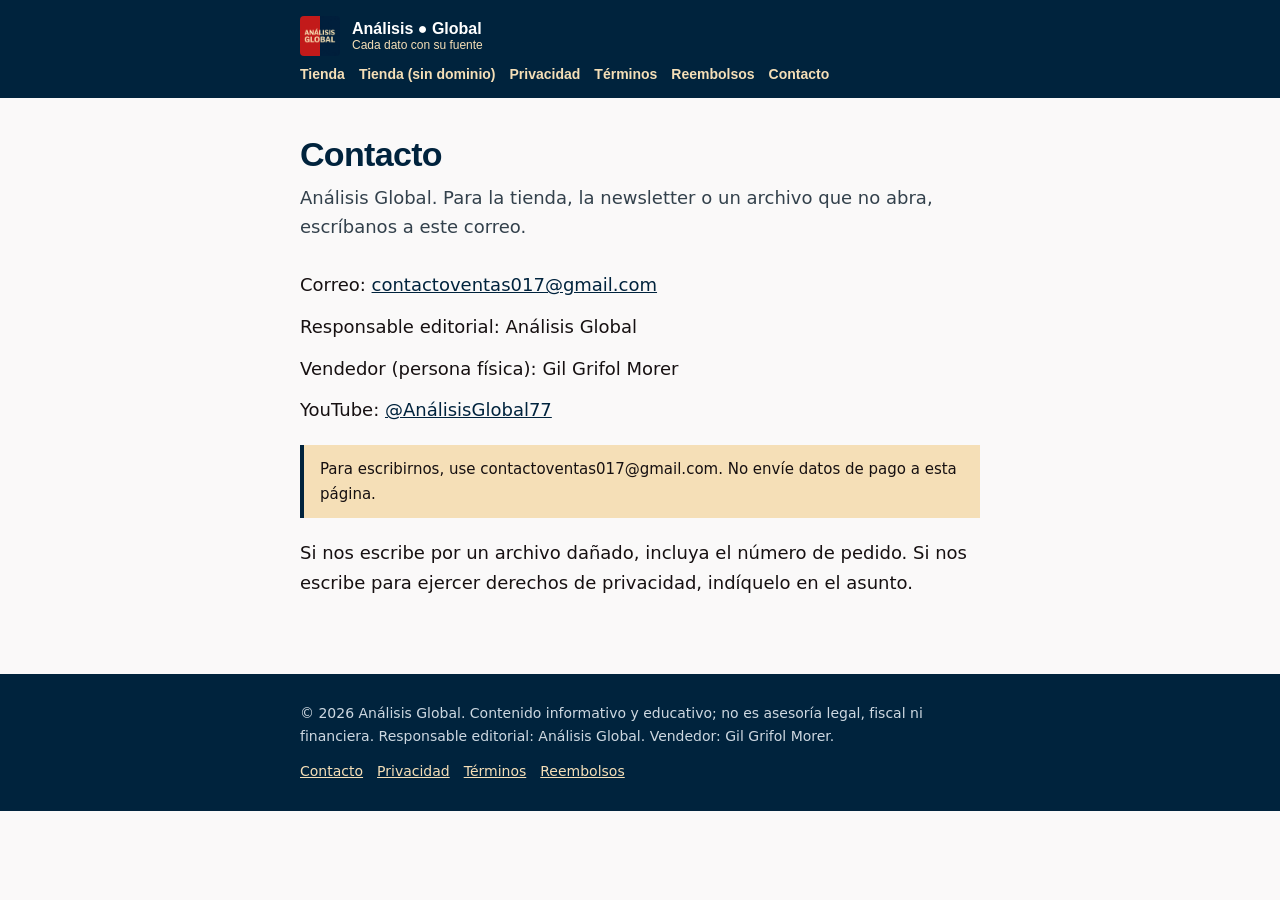
<file: contacto.html>
<!DOCTYPE html>
<html lang="es">
<head>
<meta charset="utf-8">
<meta name="viewport" content="width=device-width, initial-scale=1">
<title>Contacto · Análisis Global</title>
<link rel="stylesheet" href="legal.css">
</head>
<body>
<header>
 <div class="wrap">
  <a class="logo" href="index.html"><img src="logo-ag.jpg" alt="Análisis Global"><div><div class="t">Análisis ● Global</div><div class="s">Cada dato con su fuente</div></div></a>
  <nav>
   <a href="index.html">Tienda</a>
   <a href="index.html">Tienda (sin dominio)</a>
   <a href="privacidad.html">Privacidad</a>
   <a href="terminos.html">Términos</a>
   <a href="reembolsos.html">Reembolsos</a>
   <a href="contacto.html">Contacto</a>
  </nav>
 </div>
</header>
<main><div class="wrap">

<h1>Contacto</h1>
<p class="lead">Análisis Global. Para la tienda, la newsletter o un archivo que no abra, escríbanos a este correo.</p>

<p>Correo: <a href="mailto:contactoventas017@gmail.com">contactoventas017@gmail.com</a></p>
<p>Responsable editorial: Análisis Global</p>
<p>Vendedor (persona física): Gil Grifol Morer</p>
<p>YouTube: <a href="https://www.youtube.com/@AnálisisGlobal77">@AnálisisGlobal77</a></p>

<div class="nota">Para escribirnos, use contactoventas017@gmail.com. No envíe datos de pago a esta página.</div>

<p>Si nos escribe por un archivo dañado, incluya el número de pedido. Si nos escribe para ejercer derechos de privacidad, indíquelo en el asunto.</p>

</div></main>
<footer><div class="wrap">
<p>© 2026 Análisis Global. Contenido informativo y educativo; no es asesoría legal, fiscal ni financiera. Responsable editorial: Análisis Global. Vendedor: Gil Grifol Morer.</p>
<div class="links">
<a href="contacto.html">Contacto</a>
<a href="privacidad.html">Privacidad</a>
<a href="terminos.html">Términos</a>
<a href="reembolsos.html">Reembolsos</a>
</div>
</div></footer>
</body></html>
</file>
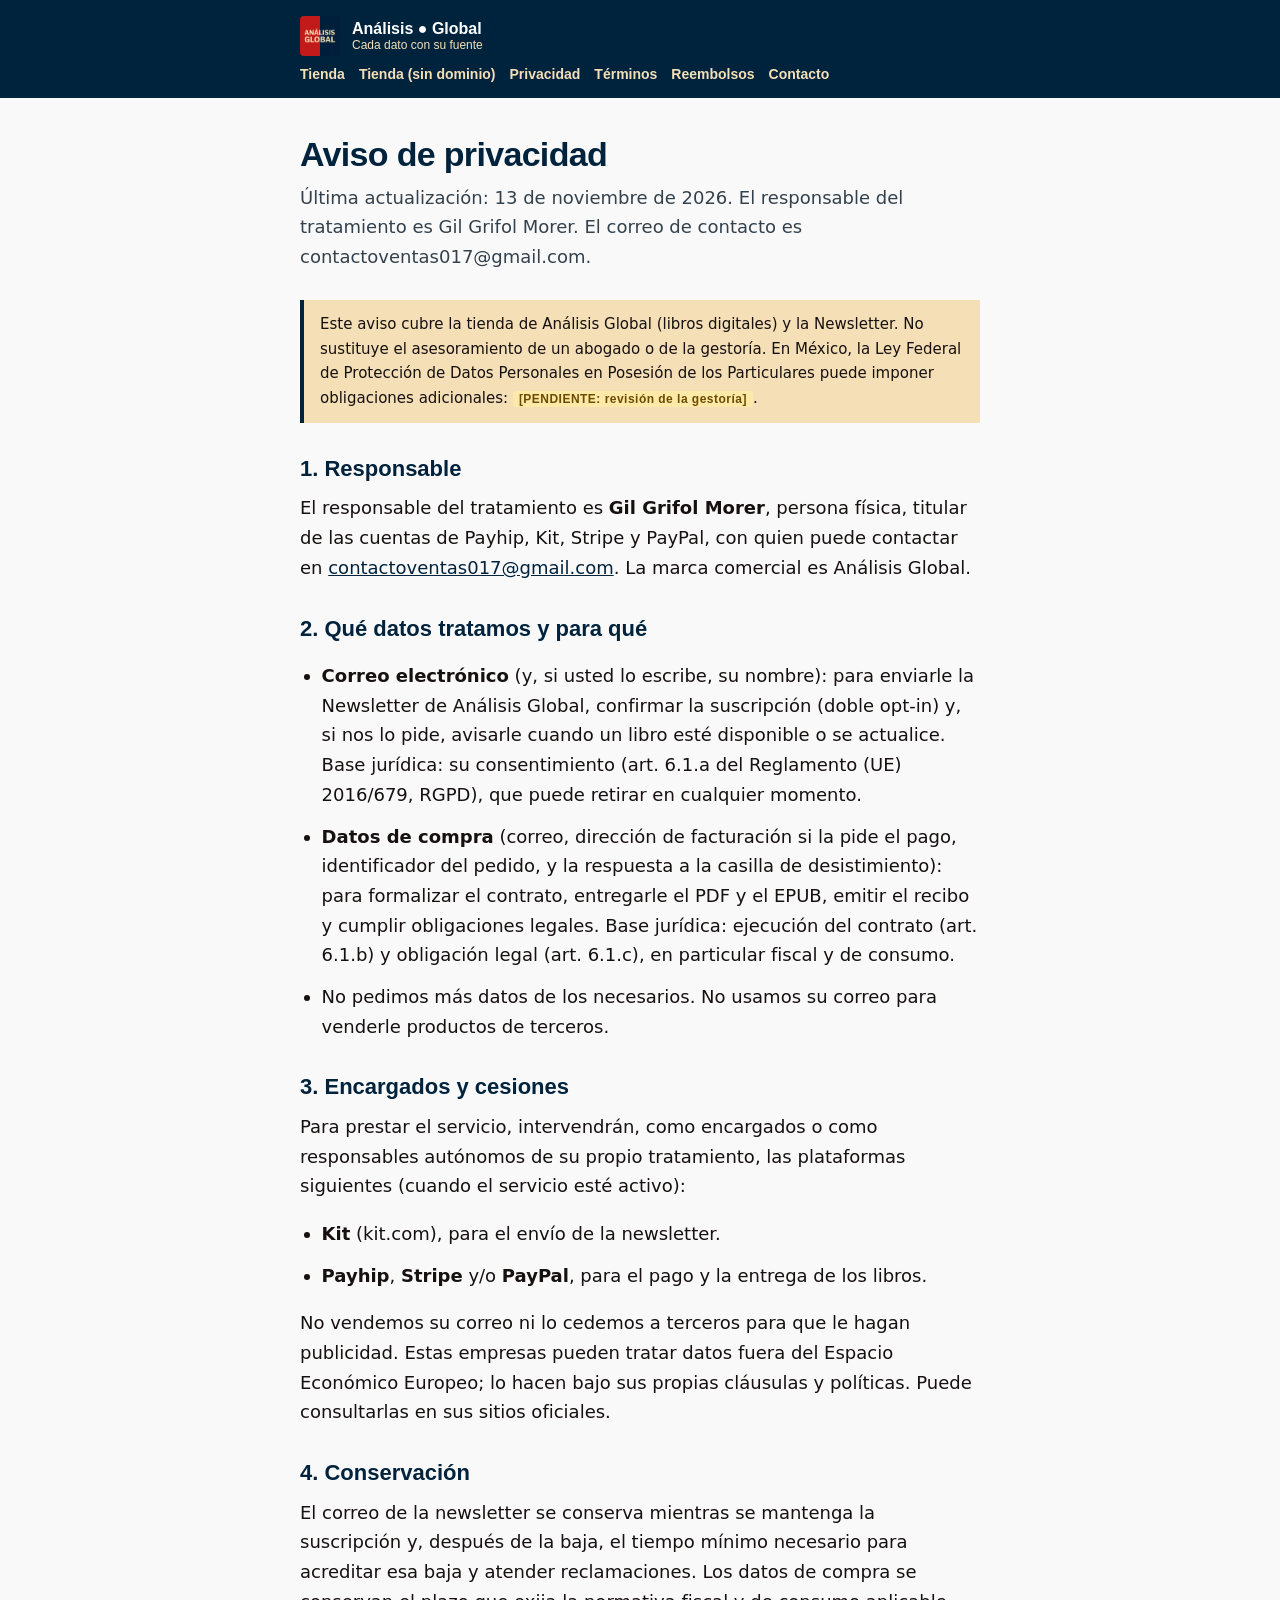
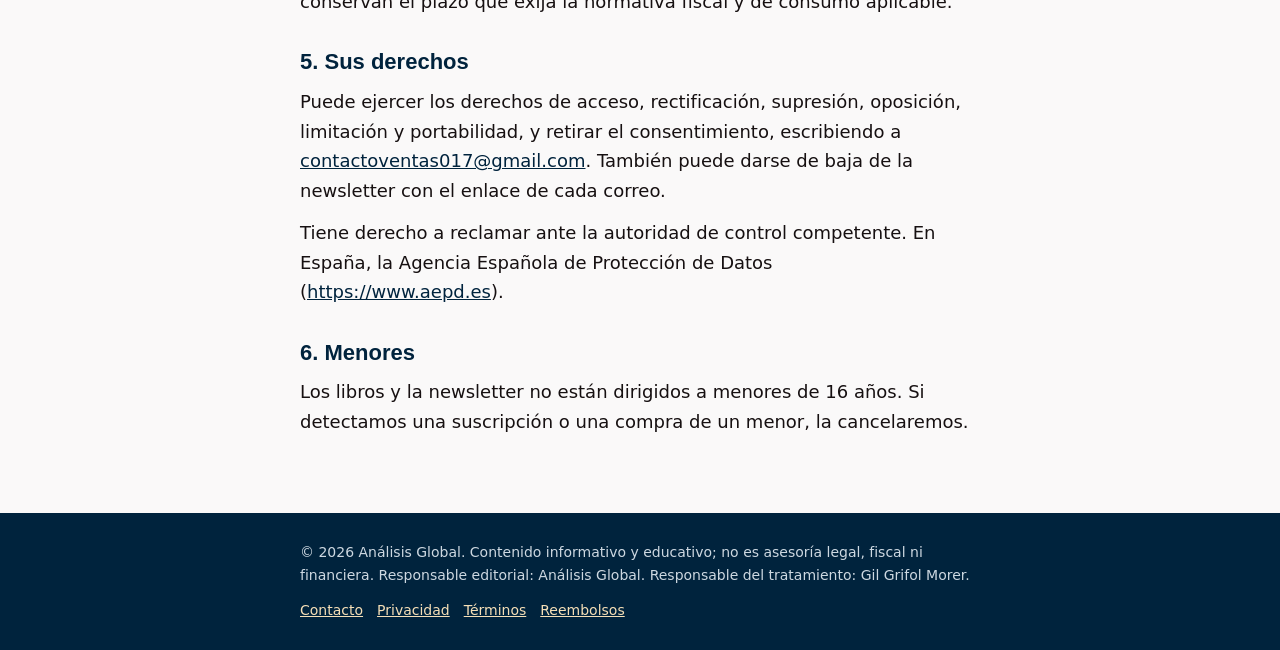
<file: privacidad.html>
<!DOCTYPE html>
<html lang="es">
<head>
<meta charset="utf-8">
<meta name="viewport" content="width=device-width, initial-scale=1">
<title>Aviso de privacidad · Análisis Global</title>
<link rel="stylesheet" href="legal.css">
</head>
<body>
<header>
 <div class="wrap">
  <a class="logo" href="index.html"><img src="logo-ag.jpg" alt="Análisis Global"><div><div class="t">Análisis ● Global</div><div class="s">Cada dato con su fuente</div></div></a>
  <nav>
   <a href="index.html">Tienda</a>
   <a href="index.html">Tienda (sin dominio)</a>
   <a href="privacidad.html">Privacidad</a>
   <a href="terminos.html">Términos</a>
   <a href="reembolsos.html">Reembolsos</a>
   <a href="contacto.html">Contacto</a>
  </nav>
 </div>
</header>
<main><div class="wrap">

<h1>Aviso de privacidad</h1>
<p class="lead">Última actualización: 13 de noviembre de 2026. El responsable del tratamiento es Gil Grifol Morer. El correo de contacto es contactoventas017@gmail.com.</p>

<div class="nota">Este aviso cubre la tienda de Análisis Global (libros digitales) y la Newsletter. No sustituye el asesoramiento de un abogado o de la gestoría. En México, la Ley Federal de Protección de Datos Personales en Posesión de los Particulares puede imponer obligaciones adicionales: <span class="ph">[PENDIENTE: revisión de la gestoría]</span>.</div>

<h2>1. Responsable</h2>
<p>El responsable del tratamiento es <b>Gil Grifol Morer</b>, persona física, titular de las cuentas de Payhip, Kit, Stripe y PayPal, con quien puede contactar en <a href="mailto:contactoventas017@gmail.com">contactoventas017@gmail.com</a>. La marca comercial es Análisis Global.</p>

<h2>2. Qué datos tratamos y para qué</h2>
<ul>
<li><b>Correo electrónico</b> (y, si usted lo escribe, su nombre): para enviarle la Newsletter de Análisis Global, confirmar la suscripción (doble opt-in) y, si nos lo pide, avisarle cuando un libro esté disponible o se actualice. Base jurídica: su consentimiento (art. 6.1.a del Reglamento (UE) 2016/679, RGPD), que puede retirar en cualquier momento.</li>
<li><b>Datos de compra</b> (correo, dirección de facturación si la pide el pago, identificador del pedido, y la respuesta a la casilla de desistimiento): para formalizar el contrato, entregarle el PDF y el EPUB, emitir el recibo y cumplir obligaciones legales. Base jurídica: ejecución del contrato (art. 6.1.b) y obligación legal (art. 6.1.c), en particular fiscal y de consumo.</li>
<li>No pedimos más datos de los necesarios. No usamos su correo para venderle productos de terceros.</li>
</ul>

<h2>3. Encargados y cesiones</h2>
<p>Para prestar el servicio, intervendrán, como encargados o como responsables autónomos de su propio tratamiento, las plataformas siguientes (cuando el servicio esté activo):</p>
<ul>
<li><b>Kit</b> (kit.com), para el envío de la newsletter.</li>
<li><b>Payhip</b>, <b>Stripe</b> y/o <b>PayPal</b>, para el pago y la entrega de los libros.</li>
</ul>
<p>No vendemos su correo ni lo cedemos a terceros para que le hagan publicidad. Estas empresas pueden tratar datos fuera del Espacio Económico Europeo; lo hacen bajo sus propias cláusulas y políticas. Puede consultarlas en sus sitios oficiales.</p>

<h2>4. Conservación</h2>
<p>El correo de la newsletter se conserva mientras se mantenga la suscripción y, después de la baja, el tiempo mínimo necesario para acreditar esa baja y atender reclamaciones. Los datos de compra se conservan el plazo que exija la normativa fiscal y de consumo aplicable.</p>

<h2>5. Sus derechos</h2>
<p>Puede ejercer los derechos de acceso, rectificación, supresión, oposición, limitación y portabilidad, y retirar el consentimiento, escribiendo a <a href="mailto:contactoventas017@gmail.com">contactoventas017@gmail.com</a>. También puede darse de baja de la newsletter con el enlace de cada correo.</p>
<p>Tiene derecho a reclamar ante la autoridad de control competente. En España, la Agencia Española de Protección de Datos (<a href="https://www.aepd.es">https://www.aepd.es</a>).</p>

<h2>6. Menores</h2>
<p>Los libros y la newsletter no están dirigidos a menores de 16 años. Si detectamos una suscripción o una compra de un menor, la cancelaremos.</p>

</div></main>
<footer><div class="wrap">
<p>© 2026 Análisis Global. Contenido informativo y educativo; no es asesoría legal, fiscal ni financiera. Responsable editorial: Análisis Global. Responsable del tratamiento: Gil Grifol Morer.</p>
<div class="links">
<a href="contacto.html">Contacto</a>
<a href="privacidad.html">Privacidad</a>
<a href="terminos.html">Términos</a>
<a href="reembolsos.html">Reembolsos</a>
</div>
</div></footer>
</body></html>
</file>
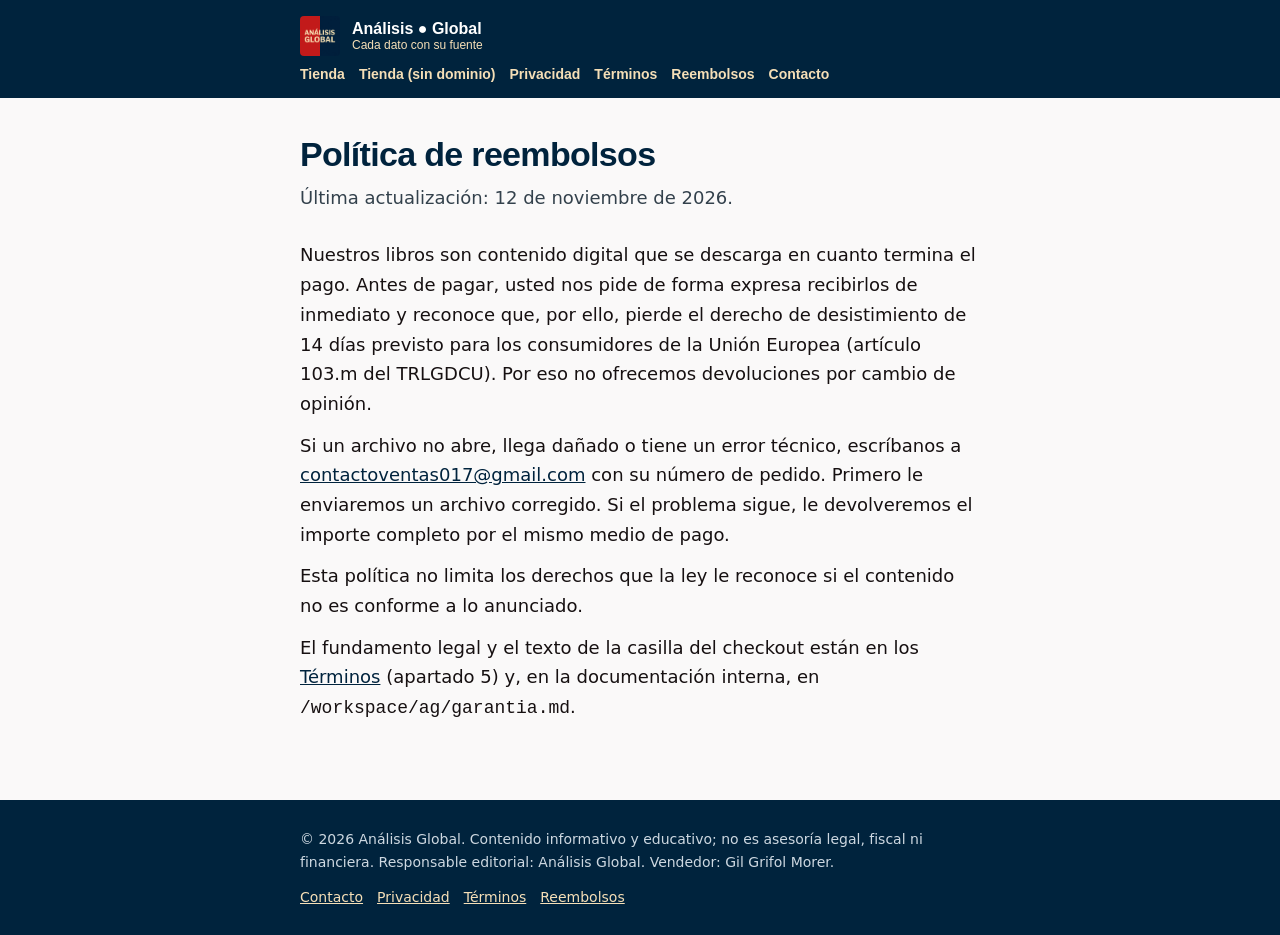
<file: reembolsos.html>
<!DOCTYPE html>
<html lang="es">
<head>
<meta charset="utf-8">
<meta name="viewport" content="width=device-width, initial-scale=1">
<title>Política de reembolsos · Análisis Global</title>
<link rel="stylesheet" href="legal.css">
</head>
<body>
<header>
 <div class="wrap">
  <a class="logo" href="index.html"><img src="logo-ag.jpg" alt="Análisis Global"><div><div class="t">Análisis ● Global</div><div class="s">Cada dato con su fuente</div></div></a>
  <nav>
   <a href="index.html">Tienda</a>
   <a href="index.html">Tienda (sin dominio)</a>
   <a href="privacidad.html">Privacidad</a>
   <a href="terminos.html">Términos</a>
   <a href="reembolsos.html">Reembolsos</a>
   <a href="contacto.html">Contacto</a>
  </nav>
 </div>
</header>
<main><div class="wrap">

<h1>Política de reembolsos</h1>
<p class="lead">Última actualización: 12 de noviembre de 2026.</p>

<p>Nuestros libros son contenido digital que se descarga en cuanto termina el pago. Antes de pagar, usted nos pide de forma expresa recibirlos de inmediato y reconoce que, por ello, pierde el derecho de desistimiento de 14 días previsto para los consumidores de la Unión Europea (artículo 103.m del TRLGDCU). Por eso no ofrecemos devoluciones por cambio de opinión.</p>

<p>Si un archivo no abre, llega dañado o tiene un error técnico, escríbanos a <a href="mailto:contactoventas017@gmail.com">contactoventas017@gmail.com</a> con su número de pedido. Primero le enviaremos un archivo corregido. Si el problema sigue, le devolveremos el importe completo por el mismo medio de pago.</p>

<p>Esta política no limita los derechos que la ley le reconoce si el contenido no es conforme a lo anunciado.</p>

<p>El fundamento legal y el texto de la casilla del checkout están en los <a href="terminos.html">Términos</a> (apartado 5) y, en la documentación interna, en <code>/workspace/ag/garantia.md</code>.</p>

</div></main>
<footer><div class="wrap">
<p>© 2026 Análisis Global. Contenido informativo y educativo; no es asesoría legal, fiscal ni financiera. Responsable editorial: Análisis Global. Vendedor: Gil Grifol Morer.</p>
<div class="links">
<a href="contacto.html">Contacto</a>
<a href="privacidad.html">Privacidad</a>
<a href="terminos.html">Términos</a>
<a href="reembolsos.html">Reembolsos</a>
</div>
</div></footer>
</body></html>
</file>
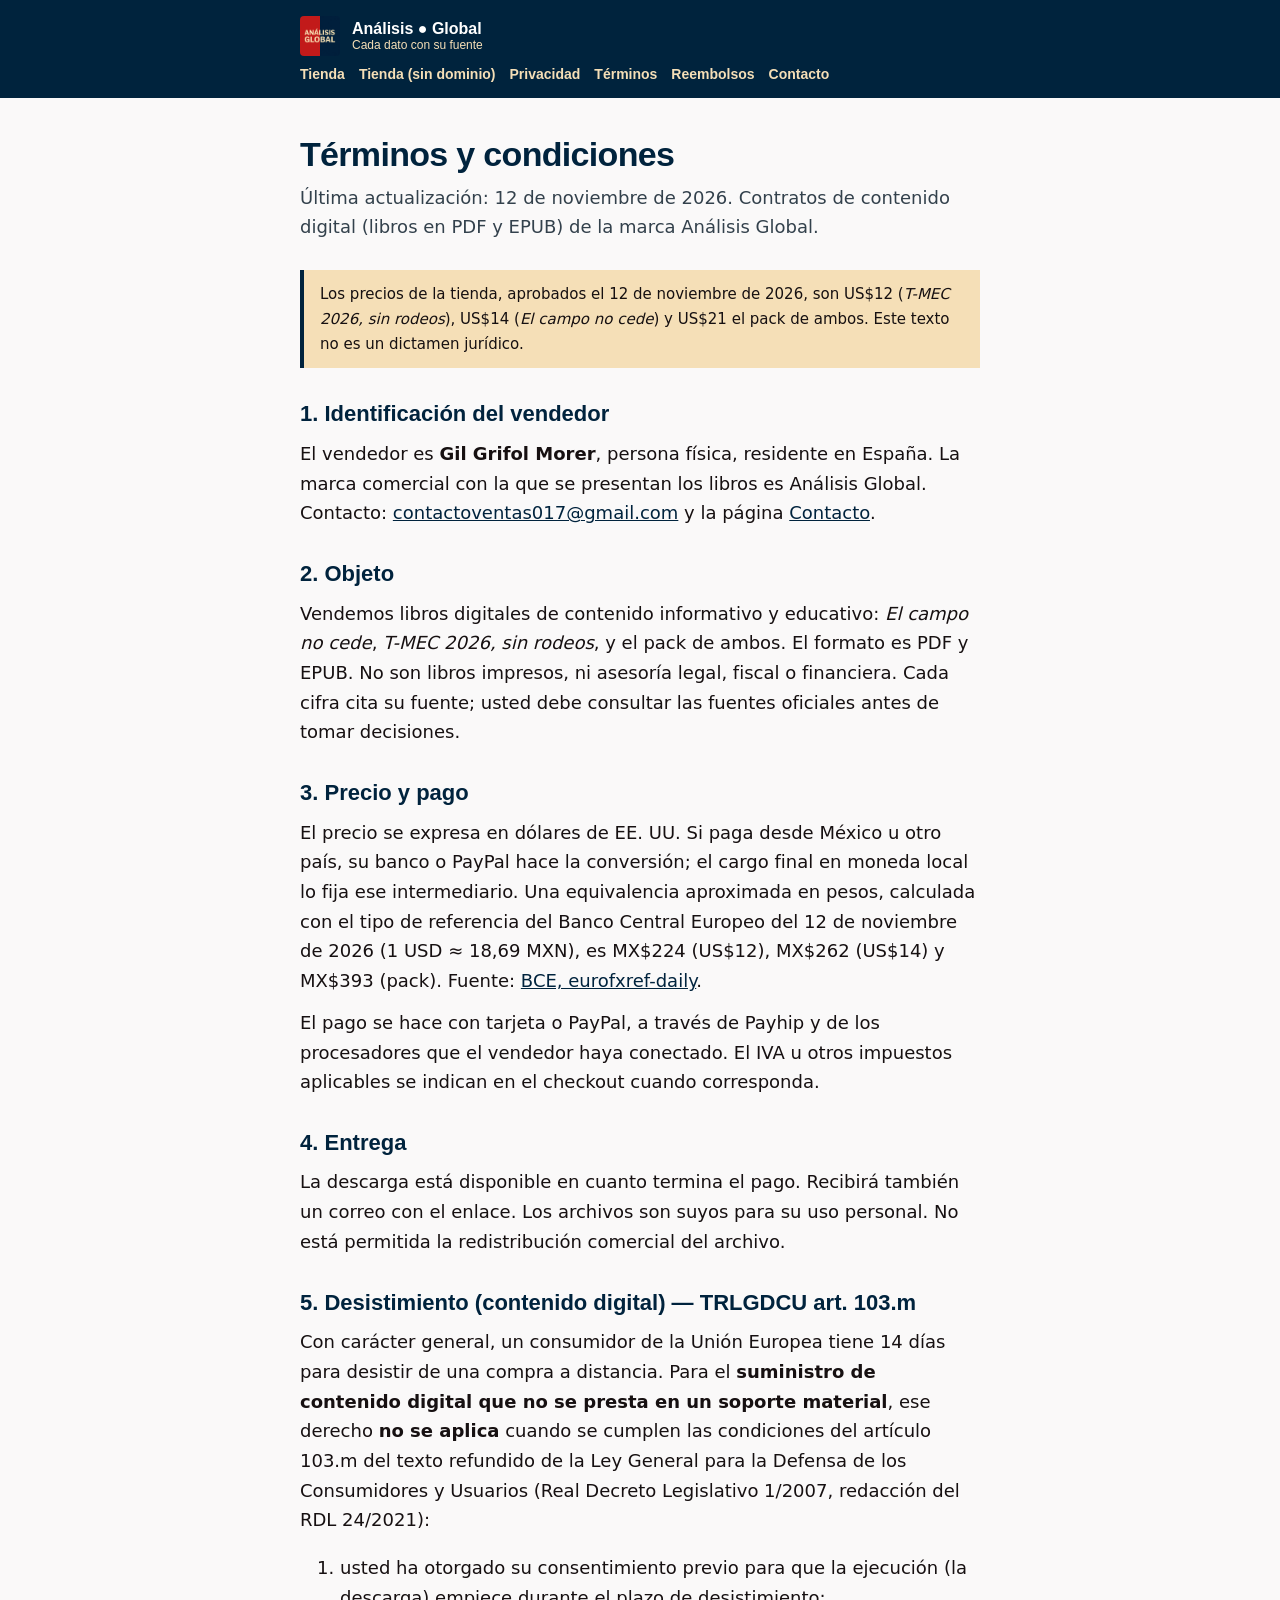
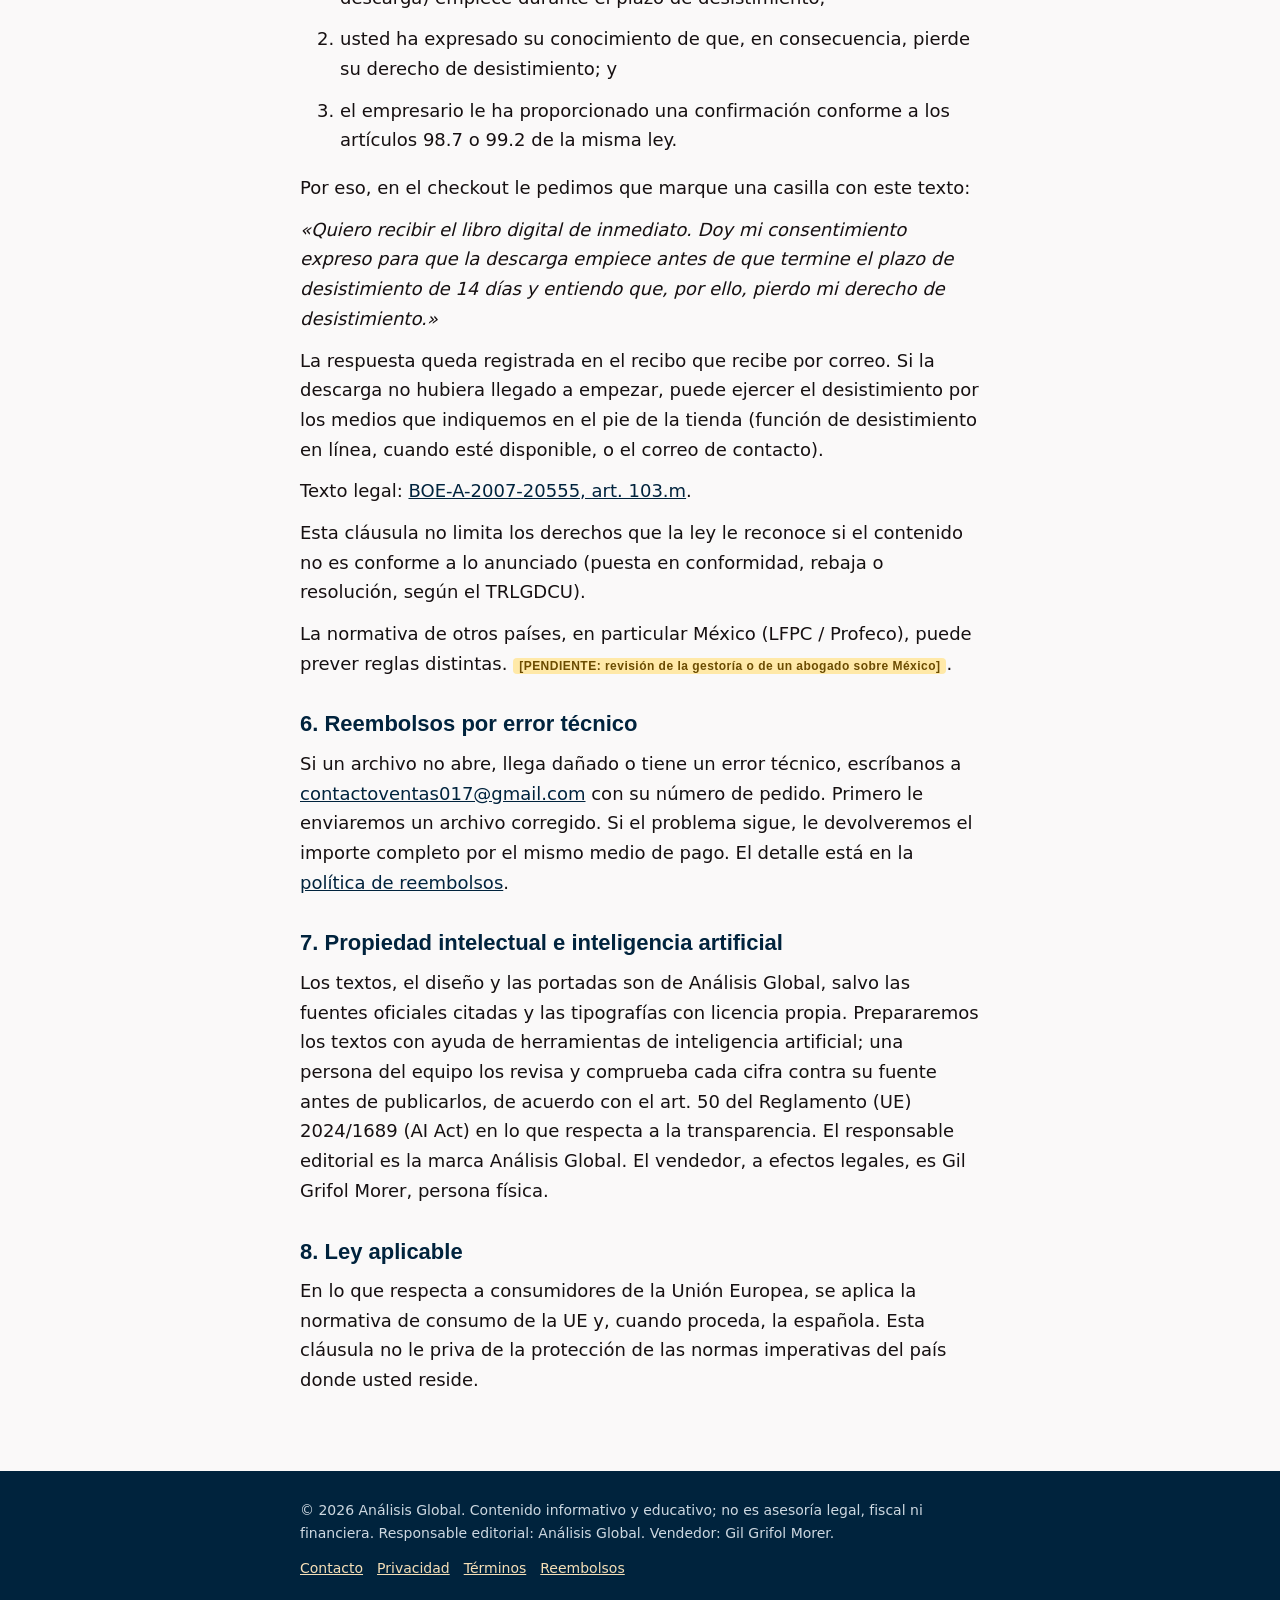
<file: terminos.html>
<!DOCTYPE html>
<html lang="es">
<head>
<meta charset="utf-8">
<meta name="viewport" content="width=device-width, initial-scale=1">
<title>Términos y condiciones · Análisis Global</title>
<link rel="stylesheet" href="legal.css">
</head>
<body>
<header>
 <div class="wrap">
  <a class="logo" href="index.html"><img src="logo-ag.jpg" alt="Análisis Global"><div><div class="t">Análisis ● Global</div><div class="s">Cada dato con su fuente</div></div></a>
  <nav>
   <a href="index.html">Tienda</a>
   <a href="index.html">Tienda (sin dominio)</a>
   <a href="privacidad.html">Privacidad</a>
   <a href="terminos.html">Términos</a>
   <a href="reembolsos.html">Reembolsos</a>
   <a href="contacto.html">Contacto</a>
  </nav>
 </div>
</header>
<main><div class="wrap">

<h1>Términos y condiciones</h1>
<p class="lead">Última actualización: 12 de noviembre de 2026. Contratos de contenido digital (libros en PDF y EPUB) de la marca Análisis Global.</p>

<div class="nota">Los precios de la tienda, aprobados el 12 de noviembre de 2026, son US$12 (<i>T-MEC 2026, sin rodeos</i>), US$14 (<i>El campo no cede</i>) y US$21 el pack de ambos. Este texto no es un dictamen jurídico.</div>

<h2>1. Identificación del vendedor</h2>
<p>El vendedor es <b>Gil Grifol Morer</b>, persona física, residente en España. La marca comercial con la que se presentan los libros es Análisis Global. Contacto: <a href="mailto:contactoventas017@gmail.com">contactoventas017@gmail.com</a> y la página <a href="contacto.html">Contacto</a>.</p>

<h2>2. Objeto</h2>
<p>Vendemos libros digitales de contenido informativo y educativo: <i>El campo no cede</i>, <i>T-MEC 2026, sin rodeos</i>, y el pack de ambos. El formato es PDF y EPUB. No son libros impresos, ni asesoría legal, fiscal o financiera. Cada cifra cita su fuente; usted debe consultar las fuentes oficiales antes de tomar decisiones.</p>

<h2>3. Precio y pago</h2>
<p>El precio se expresa en dólares de EE. UU. Si paga desde México u otro país, su banco o PayPal hace la conversión; el cargo final en moneda local lo fija ese intermediario. Una equivalencia aproximada en pesos, calculada con el tipo de referencia del Banco Central Europeo del 12 de noviembre de 2026 (1 USD ≈ 18,69 MXN), es MX$224 (US$12), MX$262 (US$14) y MX$393 (pack). Fuente: <a href="https://www.ecb.europa.eu/stats/eurofxref/eurofxref-daily.xml">BCE, eurofxref-daily</a>.</p>
<p>El pago se hace con tarjeta o PayPal, a través de Payhip y de los procesadores que el vendedor haya conectado. El IVA u otros impuestos aplicables se indican en el checkout cuando corresponda.</p>

<h2>4. Entrega</h2>
<p>La descarga está disponible en cuanto termina el pago. Recibirá también un correo con el enlace. Los archivos son suyos para su uso personal. No está permitida la redistribución comercial del archivo.</p>

<h2>5. Desistimiento (contenido digital) — TRLGDCU art. 103.m</h2>
<p>Con carácter general, un consumidor de la Unión Europea tiene 14 días para desistir de una compra a distancia. Para el <b>suministro de contenido digital que no se presta en un soporte material</b>, ese derecho <b>no se aplica</b> cuando se cumplen las condiciones del artículo 103.m del texto refundido de la Ley General para la Defensa de los Consumidores y Usuarios (Real Decreto Legislativo 1/2007, redacción del RDL 24/2021):</p>
<ol>
<li>usted ha otorgado su consentimiento previo para que la ejecución (la descarga) empiece durante el plazo de desistimiento;</li>
<li>usted ha expresado su conocimiento de que, en consecuencia, pierde su derecho de desistimiento; y</li>
<li>el empresario le ha proporcionado una confirmación conforme a los artículos 98.7 o 99.2 de la misma ley.</li>
</ol>
<p>Por eso, en el checkout le pedimos que marque una casilla con este texto:</p>
<p><i>«Quiero recibir el libro digital de inmediato. Doy mi consentimiento expreso para que la descarga empiece antes de que termine el plazo de desistimiento de 14 días y entiendo que, por ello, pierdo mi derecho de desistimiento.»</i></p>
<p>La respuesta queda registrada en el recibo que recibe por correo. Si la descarga no hubiera llegado a empezar, puede ejercer el desistimiento por los medios que indiquemos en el pie de la tienda (función de desistimiento en línea, cuando esté disponible, o el correo de contacto).</p>
<p>Texto legal: <a href="https://www.boe.es/buscar/act.php?id=BOE-A-2007-20555">BOE-A-2007-20555, art. 103.m</a>.</p>
<p>Esta cláusula no limita los derechos que la ley le reconoce si el contenido no es conforme a lo anunciado (puesta en conformidad, rebaja o resolución, según el TRLGDCU).</p>
<p>La normativa de otros países, en particular México (LFPC / Profeco), puede prever reglas distintas. <span class="ph">[PENDIENTE: revisión de la gestoría o de un abogado sobre México]</span>.</p>

<h2>6. Reembolsos por error técnico</h2>
<p>Si un archivo no abre, llega dañado o tiene un error técnico, escríbanos a <a href="mailto:contactoventas017@gmail.com">contactoventas017@gmail.com</a> con su número de pedido. Primero le enviaremos un archivo corregido. Si el problema sigue, le devolveremos el importe completo por el mismo medio de pago. El detalle está en la <a href="reembolsos.html">política de reembolsos</a>.</p>

<h2>7. Propiedad intelectual e inteligencia artificial</h2>
<p>Los textos, el diseño y las portadas son de Análisis Global, salvo las fuentes oficiales citadas y las tipografías con licencia propia. Prepararemos los textos con ayuda de herramientas de inteligencia artificial; una persona del equipo los revisa y comprueba cada cifra contra su fuente antes de publicarlos, de acuerdo con el art. 50 del Reglamento (UE) 2024/1689 (AI Act) en lo que respecta a la transparencia. El responsable editorial es la marca Análisis Global. El vendedor, a efectos legales, es Gil Grifol Morer, persona física.</p>

<h2>8. Ley aplicable</h2>
<p>En lo que respecta a consumidores de la Unión Europea, se aplica la normativa de consumo de la UE y, cuando proceda, la española. Esta cláusula no le priva de la protección de las normas imperativas del país donde usted reside.</p>

</div></main>
<footer><div class="wrap">
<p>© 2026 Análisis Global. Contenido informativo y educativo; no es asesoría legal, fiscal ni financiera. Responsable editorial: Análisis Global. Vendedor: Gil Grifol Morer.</p>
<div class="links">
<a href="contacto.html">Contacto</a>
<a href="privacidad.html">Privacidad</a>
<a href="terminos.html">Términos</a>
<a href="reembolsos.html">Reembolsos</a>
</div>
</div></footer>
</body></html>
</file>
<file: legal.css>
/* Pàgines legals mínimes — paleta AG. 12/11/2026 */
:root{--navy:#00233D;--red:#BB1819;--sand:#F5DFB7;--bg:#FAF9F9;--ink:#161011}
*{box-sizing:border-box}html,body{margin:0;padding:0;background:var(--bg);color:var(--ink);font:18px/1.65 Inter,system-ui,sans-serif}
header{background:var(--navy);color:#fff;padding:16px 0}
header .wrap,main .wrap,footer .wrap{max-width:720px;margin:0 auto;padding:0 20px}
header a.logo{display:flex;align-items:center;gap:12px;color:#fff;text-decoration:none}
header img{width:40px;height:40px;border-radius:4px;object-fit:cover}
header .t{font:800 16px/1.2 "Inter Tight",sans-serif}
header .s{font:500 12px/1.2 Inter,sans-serif;color:#F5DFB7}
header nav{margin-top:10px;display:flex;flex-wrap:wrap;gap:14px}
header nav a{color:#F5DFB7;text-decoration:none;font:600 14px Inter,sans-serif}
header nav a:hover{text-decoration:underline}
main{padding:36px 0 64px}
h1{font:800 34px/1.2 "Inter Tight",sans-serif;color:var(--navy);letter-spacing:-.02em;margin:0 0 8px}
.lead{color:#33414c;margin:0 0 28px}
h2{font:800 22px/1.3 "Inter Tight",sans-serif;color:var(--navy);margin:32px 0 10px}
p,li{margin:0 0 12px}ul{padding-left:1.2em}
a{color:var(--navy)}
.ph{background:#ffe9a8;color:#6b4b00;font:800 12px "Inter Tight",sans-serif;letter-spacing:.04em;padding:1px 6px;border-radius:4px}
.nota{background:var(--sand);border-left:4px solid var(--navy);padding:12px 16px;margin:20px 0;font-size:15px}
footer{background:var(--navy);color:#cdd8e1;padding:28px 0;font-size:14px}
footer a{color:var(--sand)}
footer .links{display:flex;flex-wrap:wrap;gap:14px;margin-top:12px}
</file>
